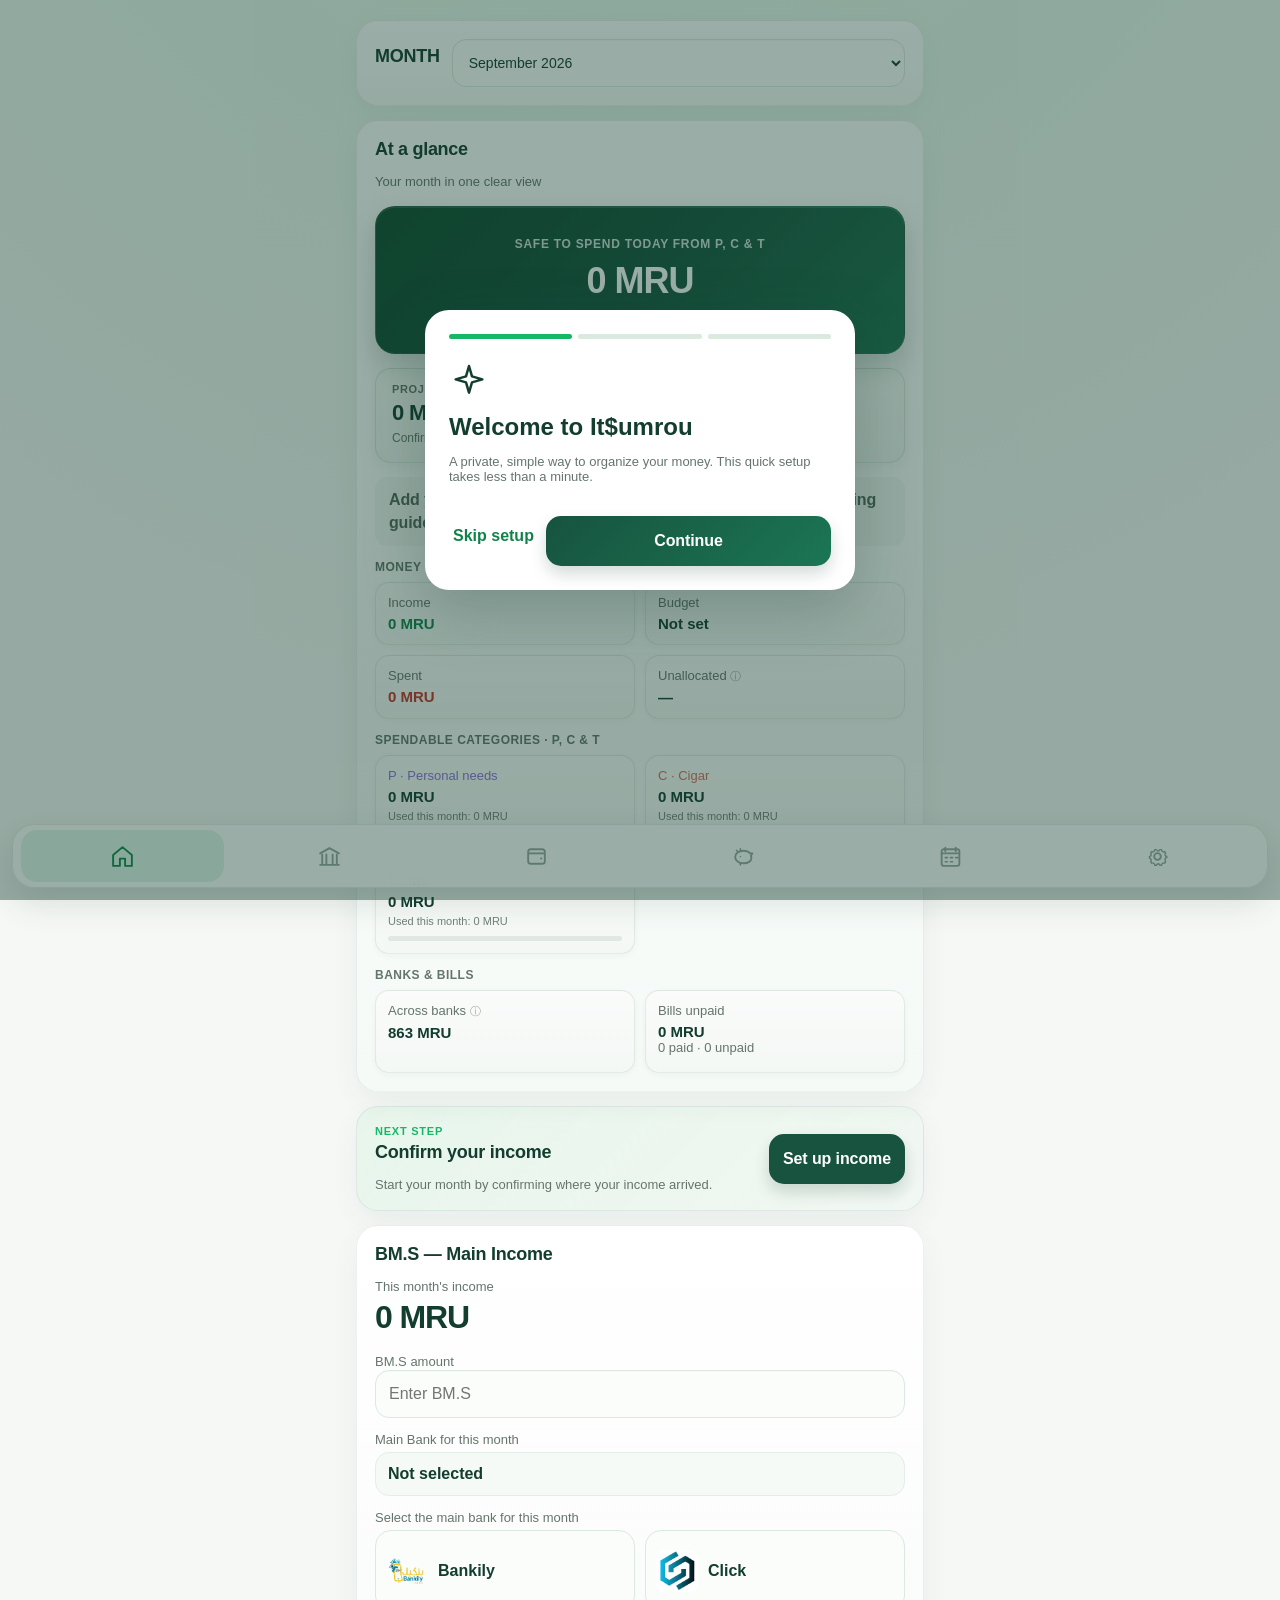
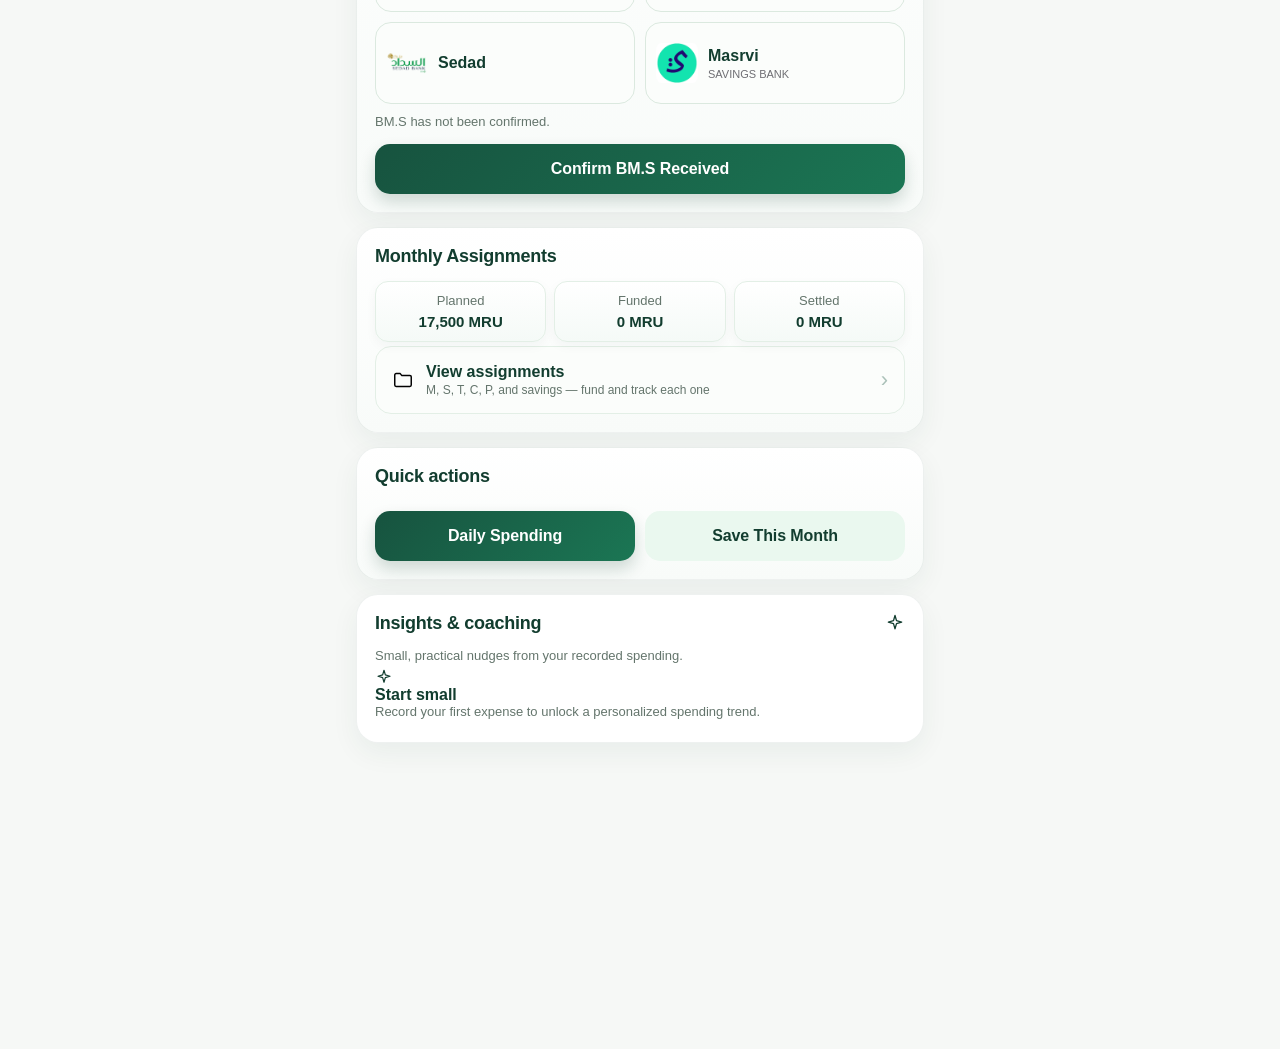
<file: index.html>
<!DOCTYPE html>
<html lang="en">
<head>
<link rel="stylesheet" href="css/style.css">
<link rel="manifest" href="manifest.json">
<meta name="mobile-web-app-capable" content="yes">
<meta name="apple-mobile-web-app-capable" content="yes">
<meta name="apple-mobile-web-app-status-bar-style" content="default">
<meta name="apple-mobile-web-app-title" content="It$umrou">
<link rel="apple-touch-icon" href="png/pwa-icon-180.png">

<script src="https://cdn.onesignal.com/sdks/web/v16/OneSignalSDK.page.js" defer></script>
<script>
    window.OneSignalDeferred = window.OneSignalDeferred || [];
    OneSignalDeferred.push(async function(OneSignal) {
        try {
            await OneSignal.init({
                appId: "49a5e870-7b97-4fcc-b748-af246e962524",
                serviceWorkerPath: "It-cash/service-worker.js",
                serviceWorkerParam: {
                    scope: "/It-cash/"
                },
                safari_web_id: "web.onesignal.auto.4979c8f7-1397-4bb3-8d4b-5aebacc6595c",
                notifyButton: {
                    enable: true,
                    position: "bottom-right",
                    offset: {
                        bottom: "88px"
                    }
                }
            });
            if (OneSignal.User?.PushSubscription) {
                OneSignal.User.PushSubscription.addEventListener("change", () => {
                    window.syncNotificationState?.();
                });
            }
            window.syncNotificationState?.();
        } catch (error) {
            console.warn("It$umrou notifications unavailable:", error);
        }
    });
</script>

<meta charset="UTF-8">
<meta name="viewport" content="width=device-width, initial-scale=1.0">
<meta name="theme-color" content="#111111">
<title>It$umrou</title>


</head>

<body>

<div id="appSplash" class="app-splash" role="status" aria-label="Opening It$umrou">
    <img src="png/ItOumrou-Icon.png" alt="">
    <strong>It$umrou</strong>
</div>

<div class="app">

<div id="fxLayer" class="fx-layer" aria-hidden="true"></div>

<!-- ================= HOME ================= -->

<div id="homePage" class="page active">

<section class="card home-month-selector">

    <h2>Month</h2>

    <select id="monthSelect" class="month-select">
        <option value="2026-01">January 2026</option>
        <option value="2026-02">February 2026</option>
        <option value="2026-03">March 2026</option>
        <option value="2026-04">April 2026</option>
        <option value="2026-05">May 2026</option>
        <option value="2026-06">June 2026</option>
        <option value="2026-07">July 2026</option>
        <option value="2026-08">August 2026</option>
        <option value="2026-09" selected>September 2026</option>
        <option value="2026-10">October 2026</option>
        <option value="2026-11">November 2026</option>
        <option value="2026-12">December 2026</option>
    </select>

</section>

<section class="card dashboard-status-card home-overview">

    <div class="dashboard-status-heading">
        <div>
            <h2>At a glance</h2>
            <div class="label" id="dashboardDaysLeft">Your month in one clear view</div>
        </div>
    </div>

    <div class="dashboard-hero">
        <div class="dashboard-hero-label">Safe to spend today from P, C &amp; T</div>
        <div id="dashboardSafeToSpend" class="dashboard-hero-amount">0 MRU</div>
        <div id="dashboardSafeToSpendHint" class="dashboard-hero-hint">Confirm your income to activate your spending guide.</div>
    </div>

    <div class="dashboard-outlook">
        <div class="dashboard-outlook-label">Projected month-end</div>
        <div id="dashboardProjectedEndBalance" class="dashboard-outlook-amount">0 MRU</div>
        <div id="dashboardProjectedEndHint" class="dashboard-outlook-hint">Confirm income to estimate what remains at month-end.</div>
    </div>

    <div id="dashboardStatus" class="dashboard-status neutral" role="status">
        Add your income to see your monthly status.
    </div>

    <div class="dashboard-group">
        <div class="dashboard-group-title">Money</div>
        <div class="dashboard-quick-stats">
            <div>
                <div class="label">Income</div>
                <strong id="dashboardIncome">0 MRU</strong>
            </div>
            <div>
                <div class="label">Budget</div>
                <strong id="dashboardBudget">0 MRU</strong>
            </div>
            <div>
                <div class="label">Spent</div>
                <strong id="dashboardSpent">0 MRU</strong>
            </div>
            <div>
                <div class="label" title="Income minus what you've assigned to M/S/T/C/P/$ this month">Unallocated <span class="hint-icon">ⓘ</span></div>
                <strong id="dashboardBalance">0 MRU</strong>
            </div>
        </div>
    </div>

    <div class="dashboard-group">
        <div class="dashboard-group-title">Spendable categories · P, C &amp; T</div>
        <div class="dashboard-quick-stats dashboard-spendable-stats">
            <div>
                <div class="label"><span id="dashboardSpendablePName">Personal needs</span></div>
                <strong id="dashboardSpendableP">0 MRU</strong>
                <small id="dashboardSpendablePUsed">Used this month: 0 MRU</small>
                <div class="dashboard-spendable-progress"><span id="dashboardSpendablePProgress"></span></div>
            </div>
            <div>
                <div class="label"><span id="dashboardSpendableCName">Cigar</span></div>
                <strong id="dashboardSpendableC">0 MRU</strong>
                <small id="dashboardSpendableCUsed">Used this month: 0 MRU</small>
                <div class="dashboard-spendable-progress"><span id="dashboardSpendableCProgress"></span></div>
            </div>
            <div>
                <div class="label"><span id="dashboardSpendableTName">Taxi</span></div>
                <strong id="dashboardSpendableT">0 MRU</strong>
                <small id="dashboardSpendableTUsed">Used this month: 0 MRU</small>
                <div class="dashboard-spendable-progress"><span id="dashboardSpendableTProgress"></span></div>
            </div>
        </div>
    </div>

    <div class="dashboard-group">
        <div class="dashboard-group-title">Banks &amp; bills</div>
        <div class="dashboard-quick-stats">
            <div>
                <div class="label" title="Real total across all your bank accounts right now">Across banks <span class="hint-icon">ⓘ</span></div>
                <strong id="dashboardTotalBalance">0 MRU</strong>
            </div>
            <div>
                <div class="label">Bills unpaid</div>
                <strong id="dashboardBills">0 MRU</strong>
                <div id="dashboardBillsStatus" class="label">0 paid · 0 unpaid</div>
            </div>
        </div>
    </div>

    <div id="nextBillNotice" class="next-bill-notice" hidden></div>
    <div id="dashboardBillsGuide" class="dashboard-bills-guide" hidden></div>

    <div id="budgetWarning" class="budget-warning" role="alert" hidden></div>

</section>

<section id="homeNextAction" class="card home-next-action" aria-labelledby="homeNextActionTitle">
    <div class="next-action-copy">
        <div class="eyebrow">Next step</div>
        <h2 id="homeNextActionTitle">Confirm your income</h2>
        <div id="homeNextActionText" class="label">Start your month by confirming where your income arrived.</div>
    </div>
    <button id="homeNextActionButton" class="primary-button" type="button">Set up income</button>
</section>

<section class="card insights-card home-insights" aria-labelledby="insightsTitle">
    <div class="section-heading">
        <div>
            <h2 id="insightsTitle">Insights &amp; coaching</h2>
            <div class="label">Small, practical nudges from your recorded spending.</div>
        </div>
        <span aria-hidden="true" class="insight-icon">
            <svg viewBox="0 0 24 24" fill="none" width="20" height="20"><path d="M12 3L13.8 9.2L20 11L13.8 12.8L12 19L10.2 12.8L4 11L10.2 9.2L12 3Z" stroke="currentColor" stroke-width="1.6" stroke-linejoin="round"/></svg>
        </span>
    </div>
    <div id="insightsContent" class="insights-content" role="status" aria-live="polite"></div>
</section>

<section id="backupReminder" class="card reminder-card home-backup" hidden role="status">
    <div class="reminder-heading"><span aria-hidden="true"><svg viewBox="0 0 24 24" fill="none" width="20" height="20"><path d="M12 4V14M12 14L8.5 10.5M12 14L15.5 10.5" stroke="currentColor" stroke-width="1.6" stroke-linecap="round" stroke-linejoin="round"/><path d="M5 16V18.5A1.5 1.5 0 0 0 6.5 20H17.5A1.5 1.5 0 0 0 19 18.5V16" stroke="currentColor" stroke-width="1.6" stroke-linecap="round"/></svg></span><strong>Time to back up your data</strong></div>
    <div class="label">Keep a copy somewhere safe in case this phone is lost or browser data is cleared.</div>
    <div class="reminder-actions">
        <button id="homeBackupButton" class="primary-button" type="button" onclick="exportAppData()">Download backup</button>
        <button id="snoozeBackupButton" class="secondary-button" type="button">Remind me next week</button>
    </div>
</section>

<section id="balanceCheckReminder" class="card reminder-card home-balance-check" hidden role="status">
    <div class="reminder-heading"><span aria-hidden="true"><svg viewBox="0 0 24 24" fill="none" width="20" height="20"><path d="M12 4V20M6 7H18M6 7L3.5 12.5A2.5 2.5 0 0 0 8.5 12.5L6 7ZM18 7L15.5 12.5A2.5 2.5 0 0 0 20.5 12.5L18 7Z" stroke="currentColor" stroke-width="1.6" stroke-linejoin="round" stroke-linecap="round"/></svg></span><strong>Confirm this month's bank balances</strong></div>
    <div class="label">Check that each bank's real balance matches the app, so any missed spending gets recorded.</div>
    <div class="reminder-actions">
        <button class="primary-button" type="button" onclick="showPage('banksPage')">Check balances</button>
    </div>
</section>

<section class="card home-income">

    <h2 id="incomeSetupTitle">BM.S — Main Income</h2>

    <div class="label">This month's income</div>

    <div id="incomeDisplay" class="income-amount">
        0 MRU
    </div>

    <div id="incomeSetupFields">
    <label class="label" for="incomeInput">
        BM.S amount
    </label>

    <input
        id="incomeInput"
        type="number"
        min="0"
        step="1"
        placeholder="Enter BM.S"
    >
    </div>

    <div class="label" style="margin-top:14px;">
        Main Bank for this month
    </div>

    <div id="mainBankDisplay" class="main-bank">
        Not selected
    </div>

    <div id="bankSelectionSection">
        <div class="label" style="margin-top:14px;">
            Select the main bank for this month
        </div>

        <div class="bank-grid">
            <button class="bank-button" data-bank="Bankily" type="button">
                <img class="bank-logo" src="png/Bankily.png" alt="">
                <div class="bank-text">Bankily</div>
            </button>

            <button class="bank-button" data-bank="Click" type="button">
                <img class="bank-logo" src="png/Click.png" alt="">
                <div class="bank-text">Click</div>
            </button>

            <button class="bank-button" data-bank="Sedad" type="button">
                <img class="bank-logo" src="png/Sedad.png" alt="">
                <div class="bank-text">Sedad</div>
            </button>

            <button class="bank-button" data-bank="Masrvi" type="button">
                <img class="bank-logo" src="png/Masrvi.png" alt="">
                <div>
                    <div class="bank-text">Masrvi</div>
                    <div class="saving-label">SAVINGS BANK</div>
                </div>
            </button>
        </div>
    </div>

    <div id="incomeStatus" class="label" style="margin-top:10px;">
        BM.S has not been confirmed.
    </div>
    <div id="assignmentReminder" class="transfer-needed" role="status" hidden>
        BM.S received. Review and send your monthly assignments below:
        M, S, T, C, P, and savings.
    </div>

    <div id="incomeSetupContent">
    <button
        id="confirmIncomeButton"
        class="primary-button"
    >
        Confirm BM.S Received
    </button>
    </div>

</section>


<section class="card home-assignments">
    <h2>Monthly Assignments</h2>
    <div id="assignmentsSummary" class="assignments-summary"></div>
    <button type="button" class="assignments-entry-card" onclick="showPage('assignmentsPage')">
        <span class="savings-entry-icon" aria-hidden="true"><svg viewBox="0 0 24 24" fill="none" width="22" height="22"><path d="M3 6.5A1.5 1.5 0 0 1 4.5 5H9L10.5 7H19.5A1.5 1.5 0 0 1 21 8.5V17.5A1.5 1.5 0 0 1 19.5 19H4.5A1.5 1.5 0 0 1 3 17.5V6.5Z" stroke="currentColor" stroke-width="1.6" stroke-linejoin="round"/></svg></span>
        <span class="savings-entry-text">
            <span class="savings-entry-title">View assignments</span>
            <span class="savings-entry-sub">M, S, T, C, P, and savings — fund and track each one</span>
        </span>
        <span class="settings-menu-chevron" aria-hidden="true">›</span>
    </button>
</section>



<section class="card home-actions">
    <h2>Quick actions</h2>
    <button id="dailySpendingButton" class="primary-button">
        Daily Spending
    </button>
    <button id="saveButton" class="secondary-button">
        Save This Month
    </button>
</section>

</div>


<!-- ================= MANAGE BANKS ================= -->

<div id="banksPage" class="page">

    <button class="back-button" onclick="showPage('homePage')">
        ← Home
    </button>

    <div class="page-header">
        <h1>Banks</h1>
        <p>Manage accounts, check balances, and track transfers</p>
    </div>

    <section class="card banks-total-card">
        <div class="banks-total-label">Total across all banks</div>
        <div id="banksTotalBalance" class="banks-total-value">0 MRU</div>
    </section>

    <section class="card bank-management-card">

        <h2>Manage Banks</h2>

        <div id="manageBanksList"></div>

    </section>

    <section class="card balance-check-card">
        <h2>Monthly balance check</h2>
        <div class="label">
            Enter each bank's real-life balance and compare it with what the app shows. Any difference is
            automatically recorded as an income or expense so the app always matches reality.
        </div>
        <div id="balanceCheckStatus" class="balance-check-status"></div>
        <div id="balanceCheckList" class="balance-check-list"></div>
        <button id="saveBalanceCheckButton" class="primary-button" type="button">
            Save actual balances
        </button>
    </section>

    <section class="card bank-transfer-card">
        <h2>Bank-to-bank transfer</h2>
        <div class="label">
            Move money between your accounts. Assignments remain tracked separately.
        </div>

        <form id="bankTransferForm" class="bank-transfer-form">
            <div class="bank-transfer-row">
                <div class="bank-transfer-field">
                    <label class="label" for="transferFrom">From bank</label>
                    <select id="transferFrom" required>
                        <option value="">Choose a source bank</option>
                        <option value="Bankily">Bankily</option>
                        <option value="Click">Click</option>
                        <option value="Sedad">Sedad</option>
                        <option value="Masrvi">Masrvi</option>
                    </select>
                </div>

                <button type="button" id="swapTransferBanksButton" class="transfer-swap-button"
                    aria-label="Swap from and to banks" title="Swap">⇄</button>

                <div class="bank-transfer-field">
                    <label class="label" for="transferTo">To bank</label>
                    <select id="transferTo" required>
                        <option value="">Choose a destination bank</option>
                        <option value="Bankily">Bankily</option>
                        <option value="Click">Click</option>
                        <option value="Sedad">Sedad</option>
                        <option value="Masrvi">Masrvi</option>
                    </select>
                </div>
            </div>

            <label class="label" for="transferAmount">Amount</label>
            <input id="transferAmount" type="number" min="1" max="1000000000"
                step="1" inputmode="numeric" placeholder="Whole amount" required>

            <label class="label" for="transferDescription">Description</label>
            <input id="transferDescription" type="text" maxlength="120"
                placeholder="Optional note (for example: move to savings)">

            <button id="bankTransferButton" class="primary-button" type="submit">
                Record transfer
            </button>
        </form>
    </section>

    <section class="card bank-history-card">
        <h2>Bank transfer history</h2>
        <div id="bankTransferHistory" class="calendar-activity-list"></div>
    </section>

</div>


<!-- ================= BANK DETAILS ================= -->

<div id="bankDetailsPage" class="page">

    <button class="back-button" onclick="showPage('banksPage')">
        ← Banks
    </button>

    <div class="page-header">
        <h1 id="bankDetailsTitle">Bank Details</h1>
        <p id="bankDetailsSubtitle">Manage this account</p>
    </div>

    <section class="card" style="margin-top:0;">

        <div id="bankDetails"></div>

    </section>

</div>


<!-- ================= SAVINGS ================= -->

<div id="savingsPage" class="page">

    <button class="back-button" onclick="showPage('homePage')">
        ← Home
    </button>

    <div class="page-header">
        <h1>Savings</h1>
        <p>Build your financial future with smart planning</p>
    </div>

    <section class="card savings-hero-card">
        <div class="label">Saved so far ($ · Masrvi)</div>
        <div id="savingsBalance" class="income-amount">0 MRU</div>
        <div id="savingsMonthlyPlan" class="label"></div>
        <div class="savings-funding-summary" aria-label="Savings funding summary">
            <div><span>Planned</span><strong id="savingsPlannedAmount">0 MRU</strong></div>
            <div><span>Funded</span><strong id="savingsFundedAmount">0 MRU</strong></div>
            <div><span>Waiting</span><strong id="savingsWaitingAmount">0 MRU</strong></div>
        </div>
    </section>

    <section class="card zakat-card">
        <details class="zakat-details">
            <summary>
                <div class="section-heading">
                    <div>
                        <h2>Zakat on savings</h2>
                        <div class="label">Estimate Zakat al-mal for money you have held.</div>
                    </div>
                    <span class="zakat-rate">2.5%</span>
                </div>
            </summary>
            <div class="zakat-content">
                <div class="zakat-note">This is a planning estimate. Ask a trusted local scholar about your school of thought, eligible debts, and the nisab basis you should use.</div>
                <div class="bill-form zakat-form">
                    <label class="label" for="zakatSavingsAmount">Current savings and cash</label>
                    <input id="zakatSavingsAmount" type="number" min="0" max="1000000000" step="1" inputmode="numeric" placeholder="Amount in MRU">
                    <label class="label" for="zakatImmediateDebts">Immediate eligible debts</label>
                    <input id="zakatImmediateDebts" type="number" min="0" max="1000000000" step="1" inputmode="numeric" placeholder="0 MRU">
                    <label class="label" for="zakatNisabBasis">Nisab basis</label>
                    <select id="zakatNisabBasis">
                        <option value="gold">Gold: 85 grams</option>
                        <option value="silver">Silver: 595 grams</option>
                        <option value="custom">Enter a local nisab amount</option>
                    </select>
                    <div id="zakatMetalPriceField">
                        <label class="label" for="zakatMetalPrice">Current price per gram</label>
                        <input id="zakatMetalPrice" type="number" min="0" max="1000000000" step="1" inputmode="numeric" placeholder="Local price per gram">
                    </div>
                    <div id="zakatCustomNisabField" hidden>
                        <label class="label" for="zakatCustomNisab">Local nisab amount</label>
                        <input id="zakatCustomNisab" type="number" min="0" max="1000000000" step="1" inputmode="numeric" placeholder="Nisab in MRU">
                    </div>
                    <label class="zakat-hawl-check">
                        <input id="zakatHawlComplete" type="checkbox">
                        I have held at least the nisab for one lunar year (hawl)
                    </label>
                    <button id="calculateZakatButton" class="primary-button" type="button">Calculate Zakat</button>
                </div>
                <div id="zakatResult" class="zakat-result" role="status" aria-live="polite">Enter your nisab basis and confirm the hawl to calculate.</div>
                <details class="zakat-rules">
                    <summary>Key Zakat rules</summary>
                    <ul>
                        <li>Zakat on qualifying monetary savings is commonly calculated at 2.5%, or one fortieth.</li>
                        <li>Nisab is commonly valued at 85 grams of gold or 595 grams of silver. Use the basis advised for you.</li>
                        <li>The hawl is one lunar year above nisab. If you have not completed it, Zakat is generally not due yet.</li>
                        <li>Debt treatment differs by scholarly opinion. Enter only immediate eligible debts after seeking guidance.</li>
                        <li>Use the price and currency for your local market on the date you calculate.</li>
                    </ul>
                </details>
            </div>
        </details>

    <section class="card savings-funding-card">
        <h2>Fund this month's savings</h2>
        <div class="label" id="savingsFundHint">
            Send this month's $ assignment from your main bank to Masrvi.
        </div>
        <button id="savingsFundButton" type="button" class="primary-button">
            Fund savings
        </button>
    </section>

    <section class="card savings-goal-card">
        <h2>Savings goal</h2>
        <div class="label" id="savingsGoalHint">Set a target amount to track your progress and see when you'll reach it.</div>
        <div id="savingsGoalProgressWrap" hidden>
            <div class="assignment-progress"><span id="savingsGoalProgressBar"></span></div>
            <div id="savingsGoalProgressLabel" class="label" style="margin-top:6px;"></div>
        </div>
        <div class="bill-form" style="margin-top:12px;">
            <label class="label" for="savingsGoalInput">Target amount (MRU)</label>
            <input id="savingsGoalInput" type="number" min="0" max="1000000000" step="1" inputmode="numeric" placeholder="e.g. 100000">
            <div class="settings-actions">
                <button id="saveSavingsGoalButton" class="primary-button" type="button">Save goal</button>
                <button id="clearSavingsGoalButton" class="secondary-button" type="button">Clear goal</button>
            </div>
        </div>
    </section>

    <section class="card savings-projection-card">
        <h2>Projections</h2>
        <div id="savingsProjectionBasis" class="label">Based on your current savings balance and monthly pace.</div>
        <div class="summary-grid" style="margin-top:12px;">
            <div class="summary-box">
                <div class="label">In 6 months</div>
                <div id="savingsProjection6" class="summary-value">0 MRU</div>
            </div>
            <div class="summary-box">
                <div class="label">In 1 year</div>
                <div id="savingsProjection12" class="summary-value">0 MRU</div>
            </div>
            <div class="summary-box">
                <div class="label">In 5 years</div>
                <div id="savingsProjection60" class="summary-value">0 MRU</div>
            </div>
        </div>
        <div id="savingsProjectionTarget" class="projection-target" role="status"></div>
    </section>

    <section class="card savings-goals-overview">
        <div class="section-heading">
            <div>
                <h2>All savings goals</h2>
                <div class="label">Keep every goal visible in one place.</div>
            </div>
            <button class="text-button" type="button" onclick="showPage('settingsGoalsPage')">Manage</button>
        </div>
        <div id="savingsGoalsOverview"></div>
    </section>

    <section class="card savings-history-card">
        <h2>Savings history</h2>
        <div id="savingsHistoryList" class="calendar-activity-list"></div>
    </section>

</div>


<!-- ================= MONTHLY ASSIGNMENTS ================= -->

<div id="assignmentsPage" class="page">

    <button class="back-button" onclick="showPage('homePage')">
        ← Home
    </button>

    <div class="page-header">
        <h1>Monthly Assignments</h1>
        <p>Fund and track M, S, T, C, P, and savings</p>
    </div>

    <section class="card assignments-overview-card" style="margin-top:0;">
        <h2>Summary</h2>
        <div id="assignmentsPageSummary" class="assignments-summary"></div>
        <div id="assignmentsPageReminder" class="transfer-needed" role="status" hidden>
            BM.S received. Review and send your monthly assignments below:
            M, S, T, C, P, and savings.
        </div>
        <div id="assignments"></div>
    </section>

</div>


<!-- ================= DAILY SPENDING ================= -->

<div id="spendingPage" class="page">

    <button class="back-button" onclick="showPage('homePage')">
        ← Home
    </button>

    <div class="page-header">
        <h1>Daily Spending</h1>
        <p>Record today's expenses and track your spending</p>
    </div>

    <section class="card spending-summary-card" style="margin-top:0;">

        <h2>Summary</h2>

        <div class="spending-summary-row">
            <div class="spending-summary-block">
                <div class="label">Saved today</div>
                <div id="todayConfirmedTotal" class="income-amount">0 MRU</div>
            </div>

            <div
                id="todayPendingBox"
                class="spending-summary-block spending-pending-block"
                style="display:none;"
            >
                <div class="label">Not saved yet</div>
                <div id="todayPendingTotal" class="spending-total-number">0 MRU</div>
            </div>
        </div>

        <div id="todayCategorySummary" class="today-category-summary"></div>

    </section>

    <section class="card bills-home-card bills-spending-card">
        <div class="section-heading">
            <div>
                <h2>Upcoming bills</h2>
                <div class="label">Stay ahead of due dates and payment reminders.</div>
            </div>
        </div>
        <button type="button" class="assignments-entry-card" onclick="showPage('settingsBillsPage')">
            <span class="savings-entry-icon" aria-hidden="true"><svg viewBox="0 0 24 24" fill="none" width="22" height="22"><path d="M6 3H18V21L15.5 19L13 21L10.5 19L8 21L5.5 19L6 21V3Z" stroke="currentColor" stroke-width="1.6" stroke-linejoin="round"/><path d="M8.5 8H15.5M8.5 11.5H15.5M8.5 15H13" stroke="currentColor" stroke-width="1.4" stroke-linecap="round"/></svg></span>
            <span class="savings-entry-text">
                <span class="savings-entry-title">View upcoming bills</span>
                <span id="homeBillsSummary" class="savings-entry-sub">No bills yet</span>
            </span>
            <span class="settings-menu-chevron" aria-hidden="true">›</span>
        </button>
    </section>

    <section class="card spending-entry-card" style="margin-top:16px;">

        <h2>Add Expense</h2>

        <div class="label">
            Add everything you spent today, then tap Save.
            You can add several expenses before saving.
        </div>

        <div id="quickAddExpenses" class="quick-add-row"></div>

        <div id="expenseList"></div>

        <button
            id="addExpenseButton"
            class="secondary-button"
        >
            + Add Expense
        </button>

        <button
            id="finishSpendingButton"
            class="primary-button"
        >
            Save
        </button>

    </section>

</div>

<!-- ================= CALENDAR ================= -->



<div id="calendarPage" class="page">

    <button class="back-button" onclick="showPage('homePage')">
        ← Home
    </button>

    <div class="page-header">
        <h1>Monthly Activity</h1>
        <p>View all transactions and daily spending patterns</p>
    </div>

    <section class="card calendar-summary-card" style="margin-top:0;">

        <div class="calendar-heading">
            <div>
                <h2>Monthly activity</h2>
                <div id="calendarMonthLabel" class="label">
                    Selected month
                </div>
            </div>

            <div class="calendar-heading-icon" aria-hidden="true"><svg viewBox="0 0 24 24" fill="none" width="26" height="26"><rect x="3.5" y="5" width="17" height="16" rx="2" stroke="currentColor" stroke-width="1.8"/><path d="M7 3.5V7M17 3.5V7M3.5 9H20.5" stroke="currentColor" stroke-width="1.8" stroke-linecap="round"/><path d="M7 13H9M12 13H14M17 13H19M7 17H9M12 17H14" stroke="currentColor" stroke-width="1.6" stroke-linecap="round"/></svg></div>
        </div>

        <div class="calendar-totals">
            <button class="calendar-total calendar-total-button" type="button" onclick="showCalendarDetailsPage('income')">
                <div class="label">Income</div>
                <div id="calendarIncomeTotal" class="calendar-total-value">0 MRU</div>
            </button>

            <button class="calendar-total calendar-total-button" type="button" onclick="showCalendarDetailsPage('spent')">
                <div class="label">Spent</div>
                <div id="calendarSpentTotal" class="calendar-total-value">0 MRU</div>
            </button>
        </div>

        <div class="calendar-transfer-summary">
            <span>Internal transfers</span>
            <strong id="calendarTransferTotal">0 MRU</strong>
        </div>

    </section>

    <section class="card calendar-grid-card">
        <div class="calendar-grid-header">
            <h2>Calendar</h2>
            <div class="label">Tap a day to see what happened.</div>
        </div>
        <div class="calendar-grid-weekdays">
            <span>S</span><span>M</span><span>T</span><span>W</span><span>T</span><span>F</span><span>S</span>
        </div>
        <div id="calendarGrid" class="calendar-grid"></div>
        <div class="calendar-grid-legend">
            <span><i class="calendar-dot calendar-dot-income"></i> Income</span>
            <span><i class="calendar-dot calendar-dot-expense"></i> Spending</span>
            <span><i class="calendar-dot calendar-dot-transfer"></i> Transfer</span>
        </div>
        <div id="calendarDayDetail" class="calendar-day-detail" hidden></div>
    </section>

    <section class="card calendar-activity-card">
        <div class="calendar-view-switch" role="tablist" aria-label="Monthly activity views">
            <button
                id="calendarActivityTab"
                class="calendar-view-tab active"
                type="button"
                onclick="showCalendarView('activity')"
                role="tab"
                aria-selected="true"
            >
                Activity
            </button>

            <button
                id="calendarAssignmentsTab"
                class="calendar-view-tab"
                type="button"
                onclick="showCalendarView('assignments')"
                role="tab"
                aria-selected="false"
            >
                Assignments
            </button>
        </div>

        <div id="calendarActivity" class="calendar-activity-list"></div>
        <div id="calendarAssignments" class="calendar-assignments-list" hidden></div>
        <div id="calendarDetails" class="calendar-details" hidden></div>
    </section>

    <section class="card calendar-history-card">
        <h2>Transaction history</h2>
        <div class="history-filters">
            <input id="historySearch" type="search" placeholder="Search transactions">
            <select id="historyType">
                <option value="all">All types</option>
                <option value="income">Income</option>
                <option value="expense">Expenses</option>
                <option value="internal_transfer">Transfers</option>
            </select>
            <select id="historyCategory">
                <option value="all">All categories</option>
                <option value="M">M — Mom</option>
                <option value="S">S — Charity</option>
                <option value="$">$ — Savings</option>
                <option value="T">T — Taxi</option>
                <option value="C">C — Cigar</option>
                <option value="P">P — Personal needs</option>
                <option value="OTHER">Other</option>
            </select>
            <label class="history-scope-toggle">
                <input id="historyAllMonths" type="checkbox">
                All months
            </label>
        </div>
        <div id="transactionHistory" class="calendar-activity-list"></div>
    </section>

    <section class="card monthly-workflow-card" aria-labelledby="monthlyWorkflowTitle">
        <div class="section-heading">
            <div>
                <h2 id="monthlyWorkflowTitle">Monthly close</h2>
                <div id="monthlyWorkflowStatus" class="label" role="status">This month is open.</div>
            </div>
            <span id="monthlyWorkflowBadge" class="workflow-badge open">Open</span>
        </div>
        <p class="label">Past months close automatically once the real month ends. Use "Close month" only if you want to lock the current month early before it ends.</p>
        <div class="workflow-actions">
            <button id="closeMonthButton" class="primary-button" type="button">Close month</button>
            <button id="reopenMonthButton" class="secondary-button" type="button" hidden>Reopen month</button>
            <button id="monthHistoryButton" class="text-button" type="button">View close history</button>
        </div>
        <div id="monthCloseHistory" class="month-close-history" hidden></div>
    </section>

    <details class="card dashboard-details">
        <summary>Charts and detailed views</summary>
        <div class="chart-wrap">
            <canvas id="cashFlowChart" class="chart-canvas" height="190"
                aria-label="Income and spending chart"></canvas>
            <canvas id="assignmentChart" class="chart-canvas" height="190"
                aria-label="Assignment planned versus spent chart"></canvas>
            <div class="trend-controls">
                <label class="label" for="trendRange">Spending comparison</label>
                <select id="trendRange">
                    <option value="1">Previous month</option>
                    <option value="3">Previous 3 months</option>
                    <option value="6">Previous 6 months</option>
                    <option value="12">Previous 12 months</option>
                </select>
                <div id="trendSummary" class="trend-summary" role="status"></div>
            </div>
            <canvas id="trendChart" class="chart-canvas" height="190"
                aria-label="Spending trend versus last month by category"></canvas>
        </div>
    </details>

    <section class="card report-card">
        <h2 data-i18n="Monthly reports">Monthly reports</h2>
        <div class="label" data-i18n="Download a snapshot of the selected month or print it to PDF.">
            Download a snapshot of the selected month or print it to PDF.
        </div>
        <div class="report-actions">
            <button id="exportCsvButton" class="secondary-button" type="button" data-i18n="Export CSV">Export CSV</button>
            <button id="printReportButton" class="primary-button" type="button" data-i18n="Print report">Print report</button>
        </div>
    </section>

    <details class="card yearly-overview-details">
        <summary>Yearly overview</summary>
        <div id="yearlyOverviewYear" class="label"></div>
        <div id="yearlyOverviewList" class="yearly-overview-list"></div>
        <canvas id="yearlyChart" class="chart-canvas" height="190"
            aria-label="Income and spending per month across the year"></canvas>
    </details>

</div>

<div id="calendarDetailsPage" class="page">

    <button class="back-button" onclick="showPage('calendarPage')">
        ← Monthly activity
    </button>

    <section class="card" style="margin-top:16px;">
        <h2 id="calendarDetailsTitle">History</h2>
        <div id="calendarDetailsMonth" class="label"></div>
        <div id="calendarDetailsList" class="calendar-activity-list"></div>
    </section>

</div>




<!-- ================= SETTINGS (menu) ================= -->

<div id="settingsPage" class="page">

    <button class="back-button" onclick="showPage('homePage')">
        ← Home
    </button>

    <section class="card settings-intro" style="margin-top:16px;">
        <div class="page-header">
            <div class="settings-placeholder-icon" aria-hidden="true"><svg viewBox="0 0 24 24" fill="none" width="36" height="36"><path d="M12 15.2A3.2 3.2 0 1 0 12 8.8A3.2 3.2 0 0 0 12 15.2Z" stroke="currentColor" stroke-width="1.6"/><path d="M19.4 15A1.7 1.7 0 0 0 19.74 16.87L19.8 16.94L18.94 18.43L18.85 18.39A1.7 1.7 0 0 0 16.9 18.55L16.82 18.61A1.7 1.7 0 0 0 15.93 20.2V20.3H14.2L14.17 20.2A1.7 1.7 0 0 0 12.7 19.03H12.6A1.7 1.7 0 0 0 11.1 20.2L11.07 20.3H9.34V20.2A1.7 1.7 0 0 0 8.45 18.61L8.37 18.55A1.7 1.7 0 0 0 6.42 18.39L6.33 18.43L5.47 16.94L5.53 16.87A1.7 1.7 0 0 0 5.87 15V14.9A1.7 1.7 0 0 0 4.4 13.72H4.3V12H4.4A1.7 1.7 0 0 0 5.87 10.82V10.72A1.7 1.7 0 0 0 5.53 8.85L5.47 8.78L6.33 7.29L6.42 7.33A1.7 1.7 0 0 0 8.37 7.17L8.45 7.11A1.7 1.7 0 0 0 9.34 5.52V5.42H11.07L11.1 5.52A1.7 1.7 0 0 0 12.6 6.69H12.7A1.7 1.7 0 0 0 14.17 5.52L14.2 5.42H15.93V5.52A1.7 1.7 0 0 0 16.82 7.11L16.9 7.17A1.7 1.7 0 0 0 18.85 7.33L18.94 7.29L19.8 8.78L19.74 8.85A1.7 1.7 0 0 0 19.4 10.72V10.82A1.7 1.7 0 0 0 20.87 12H20.97V13H20.87A1.7 1.7 0 0 0 19.4 14.9V15Z" stroke="currentColor" stroke-width="1.3" stroke-linejoin="round"/></svg></div>
            <h2>Settings</h2>
            <p>Customize your It$umrou organizer. Changes are saved on this device.</p>
        </div>
    </section>

    <section class="card settings-menu">
        <div class="settings-menu-section-label">Preferences</div>
        <button class="settings-menu-row" type="button" onclick="showPage('settingsAppearancePage')">
            <span class="settings-menu-icon" aria-hidden="true"><svg viewBox="0 0 24 24" fill="none" width="18" height="18"><circle cx="12" cy="12" r="8.5" stroke="currentColor" stroke-width="1.6"/><path d="M12 3.5A8.5 8.5 0 0 0 12 20.5C10.5 18 10.5 6 12 3.5Z" stroke="currentColor" stroke-width="1.4"/></svg></span>
            <span class="settings-menu-text">
                <span class="settings-menu-title">Appearance</span>
                <span class="settings-menu-sub" id="settingsAppearanceSummary">System</span>
            </span>
            <span class="settings-menu-chevron" aria-hidden="true">›</span>
        </button>
        <button class="settings-menu-row" type="button" onclick="showPage('settingsCategoriesPage')">
            <span class="settings-menu-icon" aria-hidden="true"><svg viewBox="0 0 24 24" fill="none" width="18" height="18"><path d="M11 4L20 4V13L12 21L3 12L11 4Z" stroke="currentColor" stroke-width="1.6" stroke-linejoin="round"/><circle cx="15.5" cy="8.5" r="1.2" fill="currentColor"/></svg></span>
            <span class="settings-menu-text">
                <span class="settings-menu-title">Categories</span>
                <span class="settings-menu-sub">Rename M / S / $ / T / C / P</span>
            </span>
            <span class="settings-menu-chevron" aria-hidden="true">›</span>
        </button>
        <button class="settings-menu-row" type="button" onclick="showPage('settingsNotificationsPage')">
            <span class="settings-menu-icon" aria-hidden="true"><svg viewBox="0 0 24 24" fill="none" width="18" height="18"><path d="M6 10C6 6.5 8.5 4 12 4C15.5 4 18 6.5 18 10C18 13.5 19.5 15 19.5 16H4.5C4.5 15 6 13.5 6 10Z" stroke="currentColor" stroke-width="1.6" stroke-linejoin="round"/><path d="M10 19A2 2 0 0 0 14 19" stroke="currentColor" stroke-width="1.6" stroke-linecap="round"/></svg></span>
            <span class="settings-menu-text">
                <span class="settings-menu-title">Notifications</span>
                <span class="settings-menu-sub" id="settingsNotificationsSummary">All on</span>
            </span>
            <span class="settings-menu-chevron" aria-hidden="true">›</span>
        </button>
        <div class="settings-menu-section-label">Data &amp; protection</div>
        <button class="settings-menu-row" type="button" onclick="showPage('settingsBackupPage')">
            <span class="settings-menu-icon" aria-hidden="true"><svg viewBox="0 0 24 24" fill="none" width="18" height="18"><path d="M12 4V14M12 14L8.5 10.5M12 14L15.5 10.5" stroke="currentColor" stroke-width="1.6" stroke-linecap="round" stroke-linejoin="round"/><path d="M5 16V18.5A1.5 1.5 0 0 0 6.5 20H17.5A1.5 1.5 0 0 0 19 18.5V16" stroke="currentColor" stroke-width="1.6" stroke-linecap="round"/></svg></span>
            <span class="settings-menu-text">
                <span class="settings-menu-title">Data &amp; backup</span>
                <span class="settings-menu-sub">Export, restore, reminders</span>
            </span>
            <span class="settings-menu-chevron" aria-hidden="true">›</span>
        </button>
        <button class="settings-menu-row" type="button" onclick="showPage('settingsAuditPage')">
            <span class="settings-menu-icon" aria-hidden="true"><svg viewBox="0 0 24 24" fill="none" width="18" height="18"><circle cx="12" cy="12" r="8.5" stroke="currentColor" stroke-width="1.6"/><path d="M8.5 12.5L10.8 14.8L15.5 9.5" stroke="currentColor" stroke-width="1.7" stroke-linecap="round" stroke-linejoin="round"/></svg></span>
            <span class="settings-menu-text">
                <span class="settings-menu-title">Data health &amp; audit</span>
                <span class="settings-menu-sub">Check for issues in your data</span>
            </span>
            <span class="settings-menu-chevron" aria-hidden="true">›</span>
        </button>
        <button id="languageSettingsRow" class="settings-menu-row" type="button" onclick="showPage('settingsLanguagePage')" hidden>
            <span class="settings-menu-icon" aria-hidden="true"><svg viewBox="0 0 24 24" fill="none" width="18" height="18"><circle cx="12" cy="12" r="8.5" stroke="currentColor" stroke-width="1.6"/><path d="M3.5 12H20.5M12 3.5C14.2 6 15.3 9 15.3 12C15.3 15 14.2 18 12 20.5C9.8 18 8.7 15 8.7 12C8.7 9 9.8 6 12 3.5Z" stroke="currentColor" stroke-width="1.4"/></svg></span>
            <span class="settings-menu-text">
                <span class="settings-menu-title" data-i18n="Language">Language</span>
                <span class="settings-menu-sub" id="settingsLanguageSummary">English</span>
            </span>
            <span class="settings-menu-chevron" aria-hidden="true">›</span>
        </button>
        <button class="settings-menu-row" type="button" onclick="showPage('settingsSecurityPage')">
            <span class="settings-menu-icon" aria-hidden="true"><svg viewBox="0 0 24 24" fill="none" width="18" height="18"><rect x="5" y="11" width="14" height="9" rx="2" stroke="currentColor" stroke-width="1.6"/><path d="M8 11V7.5A4 4 0 0 1 16 7.5V11" stroke="currentColor" stroke-width="1.6"/><circle cx="12" cy="15.2" r="1.1" fill="currentColor"/></svg></span>
            <span class="settings-menu-text">
                <span class="settings-menu-title" data-i18n="PIN/password protection">PIN/password protection</span>
                <span class="settings-menu-sub" id="settingsSecuritySummary">Not protected</span>
            </span>
            <span class="settings-menu-chevron" aria-hidden="true">›</span>
        </button>
        <div class="settings-menu-section-label">Planning</div>
        <button class="settings-menu-row" type="button" onclick="showPage('settingsBillsPage')">
            <span class="settings-menu-icon" aria-hidden="true"><svg viewBox="0 0 24 24" fill="none" width="18" height="18"><rect x="3.5" y="5" width="17" height="16" rx="2" stroke="currentColor" stroke-width="1.6"/><path d="M7 3.5V7M17 3.5V7M3.5 9H20.5" stroke="currentColor" stroke-width="1.6" stroke-linecap="round"/></svg></span>
            <span class="settings-menu-text">
                <span class="settings-menu-title">Bills &amp; payment reminders</span>
                <span class="settings-menu-sub" id="settingsBillsSummary">No bills yet</span>
            </span>
            <span class="settings-menu-chevron" aria-hidden="true">›</span>
        </button>
        <button class="settings-menu-row" type="button" onclick="showPage('settingsIslamicPage')">
            <span class="settings-menu-icon" aria-hidden="true">☪</span>
            <span class="settings-menu-text">
                <span class="settings-menu-title">Islamic finance guide</span>
                <span class="settings-menu-sub">Zakat, savings, debt and ethical planning</span>
            </span>
            <span class="settings-menu-chevron" aria-hidden="true">›</span>
        </button>
    </section>

    <details class="card settings-more-details">
        <summary class="settings-more-summary">
            <span>More features</span>
            <span id="settingsMoreSummary" class="settings-menu-sub">Recurring expenses, savings goals, recurring income</span>
        </summary>
        <div class="settings-menu">
            <button class="settings-menu-row" type="button" onclick="showPage('settingsRecurringPage')">
                <span class="settings-menu-icon" aria-hidden="true"><svg viewBox="0 0 24 24" fill="none" width="18" height="18"><path d="M5 8H16A3 3 0 0 1 19 11V13" stroke="currentColor" stroke-width="1.6" stroke-linecap="round"/><path d="M19 16H8A3 3 0 0 1 5 13V11" stroke="currentColor" stroke-width="1.6" stroke-linecap="round"/><path d="M16 5L19 8L16 11" stroke="currentColor" stroke-width="1.6" stroke-linecap="round" stroke-linejoin="round"/><path d="M8 19L5 16L8 13" stroke="currentColor" stroke-width="1.6" stroke-linecap="round" stroke-linejoin="round"/></svg></span>
                <span class="settings-menu-text">
                    <span class="settings-menu-title">Recurring expenses</span>
                    <span class="settings-menu-sub" id="settingsRecurringSummary">None set up</span>
                </span>
                <span class="settings-menu-chevron" aria-hidden="true">›</span>
            </button>
            <button class="settings-menu-row" type="button" onclick="showPage('settingsGoalsPage')">
                <span class="settings-menu-icon" aria-hidden="true"><svg viewBox="0 0 24 24" fill="none" width="18" height="18"><circle cx="12" cy="12" r="8" stroke="currentColor" stroke-width="1.5"/><circle cx="12" cy="12" r="4.5" stroke="currentColor" stroke-width="1.5"/><circle cx="12" cy="12" r="1.2" fill="currentColor"/></svg></span>
                <span class="settings-menu-text">
                    <span class="settings-menu-title" data-i18n="Savings goals">Savings goals</span>
                    <span class="settings-menu-sub" id="settingsGoalsSummary">No goals yet</span>
                </span>
                <span class="settings-menu-chevron" aria-hidden="true">›</span>
            </button>
            <button class="settings-menu-row" type="button" onclick="showPage('settingsIncomePage')">
                <span class="settings-menu-icon" aria-hidden="true"><svg viewBox="0 0 24 24" fill="none" width="18" height="18"><circle cx="12" cy="12" r="8.5" stroke="currentColor" stroke-width="1.6"/><path d="M12 7.5V16.5M9.5 9.5C9.5 8.4 10.6 7.5 12 7.5C13.4 7.5 14.5 8.3 14.5 9.4C14.5 12 9.5 11 9.5 13.6C9.5 14.7 10.6 15.5 12 15.5C13.4 15.5 14.5 14.6 14.5 13.5" stroke="currentColor" stroke-width="1.5" stroke-linecap="round"/></svg></span>
                <span class="settings-menu-text">
                    <span class="settings-menu-title" data-i18n="Recurring income">Recurring income</span>
                    <span class="settings-menu-sub" id="settingsIncomeSummary">None set up</span>
                </span>
                <span class="settings-menu-chevron" aria-hidden="true">›</span>
            </button>
        </div>
    </details>

    <section class="card settings-menu">
        <div class="settings-menu-section-label">App</div>
        <button class="settings-menu-row" type="button" onclick="showPage('settingsAboutPage')">
            <span class="settings-menu-icon" aria-hidden="true"><svg viewBox="0 0 24 24" fill="none" width="18" height="18"><circle cx="12" cy="12" r="8.5" stroke="currentColor" stroke-width="1.6"/><circle cx="12" cy="8.3" r="1" fill="currentColor"/><path d="M12 11.5V16.5" stroke="currentColor" stroke-width="1.7" stroke-linecap="round"/></svg></span>
            <span class="settings-menu-text">
                <span class="settings-menu-title">About</span>
                <span class="settings-menu-sub">Version, credits</span>
            </span>
            <span class="settings-menu-chevron" aria-hidden="true">›</span>
        </button>
        <button class="settings-menu-row settings-menu-row-danger" type="button" onclick="showPage('settingsDangerPage')">
            <span class="settings-menu-icon settings-menu-icon-danger" aria-hidden="true"><svg viewBox="0 0 24 24" fill="none" width="18" height="18"><path d="M12 3.5L21 19.5H3L12 3.5Z" stroke="currentColor" stroke-width="1.6" stroke-linejoin="round"/><path d="M12 10V14" stroke="currentColor" stroke-width="1.7" stroke-linecap="round"/><circle cx="12" cy="16.7" r="1" fill="currentColor"/></svg></span>
            <span class="settings-menu-text">
                <span class="settings-menu-title settings-menu-title-danger">Danger zone</span>
                <span class="settings-menu-sub">Reset or erase all data</span>
            </span>
            <span class="settings-menu-chevron" aria-hidden="true">›</span>
        </button>
    </section>

</div>

<!-- ================= SETTINGS: Appearance ================= -->
<div id="settingsAppearancePage" class="page">
    <button class="back-button" onclick="showPage('settingsPage')">← Settings</button>
    <section class="card settings-section">
        <div class="settings-section-heading">
            <span class="settings-section-icon" aria-hidden="true"><svg viewBox="0 0 24 24" fill="none" width="22" height="22"><circle cx="12" cy="12" r="8.5" stroke="currentColor" stroke-width="1.6"/><path d="M12 3.5A8.5 8.5 0 0 0 12 20.5C10.5 18 10.5 6 12 3.5Z" stroke="currentColor" stroke-width="1.4"/></svg></span>
            <div><h2>Appearance</h2><div class="label">Choose how It$umrou looks on this device.</div></div>
        </div>
        <label class="label" for="themeSelect">Theme</label>
        <select id="themeSelect" class="settings-select">
            <option value="system">Match system</option>
            <option value="light">Light</option>
            <option value="dark">Dark</option>
        </select>
    </section>
</div>

<!-- ================= SETTINGS: Categories ================= -->
<div id="settingsCategoriesPage" class="page">
    <button class="back-button" onclick="showPage('settingsPage')">← Settings</button>
    <section class="card settings-section">
        <div class="settings-section-heading">
            <span class="settings-section-icon" aria-hidden="true"><svg viewBox="0 0 24 24" fill="none" width="22" height="22"><path d="M11 4L20 4V13L12 21L3 12L11 4Z" stroke="currentColor" stroke-width="1.6" stroke-linejoin="round"/><circle cx="15.5" cy="8.5" r="1.2" fill="currentColor"/></svg></span>
            <div><h2>Categories</h2><div class="label">Rename categories and choose a symbol and color for quick recognition.</div></div>
        </div>
        <div id="categoryNameFields" class="category-name-fields"></div>
        <button id="saveCategoryNamesButton" class="primary-button" type="button">Save names</button>
    </section>
</div>

<!-- ================= SETTINGS: Notifications ================= -->
<div id="settingsNotificationsPage" class="page">
    <button class="back-button" onclick="showPage('settingsPage')">← Settings</button>
    <section class="card settings-section">
        <div class="settings-section-heading">
            <span class="settings-section-icon" aria-hidden="true"><svg viewBox="0 0 24 24" fill="none" width="22" height="22"><path d="M6 10C6 6.5 8.5 4 12 4C15.5 4 18 6.5 18 10C18 13.5 19.5 15 19.5 16H4.5C4.5 15 6 13.5 6 10Z" stroke="currentColor" stroke-width="1.6" stroke-linejoin="round"/><path d="M10 19A2 2 0 0 0 14 19" stroke="currentColor" stroke-width="1.6" stroke-linecap="round"/></svg></span>
            <div><h2>Notifications</h2><div class="label">Choose which in-app reminders you want to see.</div></div>
        </div>
        <label class="notification-toggle-row">
            <span>
                <span class="settings-menu-title">Bill reminders</span>
                <span class="label">Alerts for upcoming and overdue bills.</span>
            </span>
            <input id="notifyBillsToggle" type="checkbox">
        </label>
        <label class="notification-toggle-row">
            <span>
                <span class="settings-menu-title">Daily spending reminder</span>
                <span class="label">Nightly nudge to record today's spending.</span>
            </span>
            <input id="notifyDailySpendingToggle" type="checkbox">
        </label>
        <label class="notification-toggle-row">
            <span>
                <span class="settings-menu-title">Backup reminder</span>
                <span class="label">Reminds you to download a backup periodically.</span>
            </span>
            <input id="notifyBackupToggle" type="checkbox">
        </label>
        <label class="notification-toggle-row">
            <span>
                <span class="settings-menu-title">Action sounds</span>
                <span class="label">Play a quiet confirmation sound after successful actions.</span>
            </span>
            <input id="actionSoundsToggle" type="checkbox">
        </label>
    </section>
</div>

<!-- ================= SETTINGS: About ================= -->
<div id="settingsAboutPage" class="page">
    <button class="back-button" onclick="showPage('settingsPage')">← Settings</button>
    <section class="card settings-section" aria-labelledby="aboutTitle">
        <div class="settings-intro" style="padding-bottom:0;">
            <div class="page-header">
                <div class="settings-placeholder-icon" aria-hidden="true">
                    <img src="png/ItOumrou-Icon.png" alt="It$umrou" style="width:56px;height:56px;">
                </div>
                <h2 id="aboutTitle">It$umrou</h2>
                <p>Version 1.0 · A personal, on-device money organizer.</p>
            </div>
        </div>
        <p class="label settings-help">Your data stays in this browser unless you export it. Local storage is not encrypted, and the optional PIN is not full device security.</p>
        <p class="label settings-help">Made for tracking income, monthly assignments, daily spending, bills and bank balances.</p>
    </section>
</div>

<!-- ================= SETTINGS: Danger zone ================= -->
<div id="settingsDangerPage" class="page">
    <button class="back-button" onclick="showPage('settingsPage')">← Settings</button>
    <section class="card settings-section danger-zone">
        <div class="settings-section-heading">
            <span class="settings-section-icon settings-menu-icon-danger" aria-hidden="true"><svg viewBox="0 0 24 24" fill="none" width="22" height="22"><path d="M12 3.5L21 19.5H3L12 3.5Z" stroke="currentColor" stroke-width="1.6" stroke-linejoin="round"/><path d="M12 10V14" stroke="currentColor" stroke-width="1.7" stroke-linecap="round"/><circle cx="12" cy="16.7" r="1" fill="currentColor"/></svg></span>
            <div><h2>Danger zone</h2><div class="label">These actions cannot be undone. Download a backup first.</div></div>
        </div>
        <button id="eraseAllDataButton" class="danger-button" type="button">Erase all data</button>
        <div class="label settings-help">This permanently deletes every month, bill, bank, goal and setting stored on this device.</div>
    </section>
</div>

<!-- ================= SETTINGS: Data & backup ================= -->
<div id="settingsBackupPage" class="page">
    <button class="back-button" onclick="showPage('settingsPage')">← Settings</button>
    <section class="card settings-section">
        <div class="settings-section-heading">
            <span class="settings-section-icon" aria-hidden="true"><svg viewBox="0 0 24 24" fill="none" width="22" height="22"><path d="M12 4V14M12 14L8.5 10.5M12 14L15.5 10.5" stroke="currentColor" stroke-width="1.6" stroke-linecap="round" stroke-linejoin="round"/><path d="M5 16V18.5A1.5 1.5 0 0 0 6.5 20H17.5A1.5 1.5 0 0 0 19 18.5V16" stroke="currentColor" stroke-width="1.6" stroke-linecap="round"/></svg></span>
            <div><h2>Data &amp; backup</h2><div class="label">Export a copy before changing phones or clearing browser data.</div></div>
        </div>
        <div class="settings-actions">
            <button id="exportDataButton" class="secondary-button" type="button">Download Backup</button>
            <button id="exportEncryptedDataButton" class="secondary-button" type="button">Download encrypted backup</button>
            <label class="secondary-button settings-file-button" for="importDataInput">Merge Backup</label>
            <input id="importDataInput" type="file" accept="application/json" hidden>
            <div id="restorePreview" class="restore-preview" hidden>
                <strong>Restore preview</strong>
                <div id="restorePreviewText" class="label"></div>
                <div class="restore-actions">
                    <button id="confirmRestoreButton" class="primary-button" type="button">Merge this backup</button>
                    <button id="cancelRestoreButton" class="secondary-button" type="button">Cancel</button>
                </div>
            </div>
        </div>
        <label class="label" for="backupIntervalSelect">Automatic backup reminder</label>
        <select id="backupIntervalSelect" class="settings-select">
            <option value="7">Every 7 days</option>
            <option value="30">Every 30 days</option>
            <option value="90">Every 90 days</option>
            <option value="never">Never</option>
        </select>
        <div id="backupIntegrityStatus" class="label settings-help" role="status"></div>
        <div id="backupContentsSummary" class="backup-contents-summary" role="status"></div>
        <div class="label settings-help">The reminder stays inside the app; your data is never uploaded.</div>
    </section>
</div>

<!-- ================= SETTINGS: Data health & audit ================= -->
<div id="settingsAuditPage" class="page">
    <button class="back-button" onclick="showPage('settingsPage')">← Settings</button>
    <section class="card settings-section" aria-labelledby="auditTitle">
        <div class="settings-section-heading">
            <span class="settings-section-icon" aria-hidden="true"><svg viewBox="0 0 24 24" fill="none" width="22" height="22"><circle cx="12" cy="12" r="8.5" stroke="currentColor" stroke-width="1.6"/><path d="M8.5 12.5L10.8 14.8L15.5 9.5" stroke="currentColor" stroke-width="1.7" stroke-linecap="round" stroke-linejoin="round"/></svg></span>
            <div><h2 id="auditTitle">Data health &amp; audit</h2><div class="label">Check totals, duplicate records and malformed local data without changing anything.</div></div>
        </div>
        <div class="settings-actions">
            <button id="runAuditButton" class="secondary-button" type="button">Run consistency check</button>
            <button id="repairAuditButton" class="secondary-button" type="button" hidden>Repair exact duplicates</button>
        </div>
        <pre id="auditReport" class="audit-report" role="status" aria-live="polite">No audit run yet.</pre>
    </section>
</div>

<!-- ================= SETTINGS: Language ================= -->
<div id="settingsLanguagePage" class="page">
    <button class="back-button" onclick="showPage('settingsPage')">← Settings</button>
    <section class="card settings-section">
        <div class="settings-section-heading">
            <span class="settings-section-icon" aria-hidden="true"><svg viewBox="0 0 24 24" fill="none" width="22" height="22"><circle cx="12" cy="12" r="8.5" stroke="currentColor" stroke-width="1.6"/><path d="M3.5 12H20.5M12 3.5C14.2 6 15.3 9 15.3 12C15.3 15 14.2 18 12 20.5C9.8 18 8.7 15 8.7 12C8.7 9 9.8 6 12 3.5Z" stroke="currentColor" stroke-width="1.4"/></svg></span>
            <div><h2 data-i18n="Language">Language</h2><div class="label" data-i18n="Choose the language used throughout the app.">Choose the language used throughout the app.</div></div>
        </div>
        <label class="label" for="languageSelect" data-i18n="App language">App language</label>
        <select id="languageSelect" class="settings-select" aria-label="Language" disabled>
            <option value="en">English</option>
        </select>
    </section>
</div>

<!-- ================= SETTINGS: Islamic finance ================= -->
<div id="settingsIslamicPage" class="page">
    <button class="back-button" onclick="showPage('settingsPage')">← Settings</button>
    <section class="card settings-section islamic-guide">
        <div class="settings-section-heading">
            <span class="settings-section-icon" aria-hidden="true">☪</span>
            <div><h2>Islamic finance guide</h2><div class="label">Practical reminders for organizing money in line with Islamic principles.</div></div>
        </div>
        <div class="islamic-disclaimer">This guide is educational, not a fatwa. Details can differ between schools of thought and local scholars, so ask a trusted qualified scholar for a personal ruling.</div>
        <details class="islamic-topic" open>
            <summary>Zakat al-mal</summary>
            <p>Qualifying monetary savings are commonly subject to 2.5% Zakat after reaching nisab and remaining above it for one lunar year (hawl). Use the Zakat calculator on the Savings page.</p>
        </details>
        <details class="islamic-topic">
            <summary>Nisab</summary>
            <p>Nisab is commonly valued using 85 grams of gold or 595 grams of silver. The value changes with the local market, so use a current local price and follow the basis advised for you.</p>
        </details>
        <details class="islamic-topic">
            <summary>Debt and obligations</summary>
            <p>Debt treatment can differ. The calculator allows immediate eligible debts to be entered, but only include debts your trusted scholar considers deductible.</p>
        </details>
        <details class="islamic-topic">
            <summary>Riba and ethical money</summary>
            <p>Riba generally refers to prohibited interest or unjustified increase in lending. Avoid interest-based arrangements where possible and seek qualified advice for contracts, loans, and accounts.</p>
        </details>
        <details class="islamic-topic">
            <summary>Sadaqah and responsible planning</summary>
            <p>Sadaqah is voluntary charity. Planning a regular amount, meeting essential needs, paying obligations, and avoiding waste can help turn a budget into a responsible financial habit.</p>
        </details>
    </section>
</div>

<!-- ================= SETTINGS: Security ================= -->
<div id="settingsSecurityPage" class="page">
    <button class="back-button" onclick="showPage('settingsPage')">← Settings</button>
    <section class="card settings-section security-settings">
        <div class="settings-section-heading">
            <span class="settings-section-icon" aria-hidden="true"><svg viewBox="0 0 24 24" fill="none" width="22" height="22"><rect x="5" y="11" width="14" height="9" rx="2" stroke="currentColor" stroke-width="1.6"/><path d="M8 11V7.5A4 4 0 0 1 16 7.5V11" stroke="currentColor" stroke-width="1.6"/><circle cx="12" cy="15.2" r="1.1" fill="currentColor"/></svg></span>
            <div><h2 data-i18n="PIN/password protection">PIN/password protection</h2><div class="label" data-i18n="Protect this app on shared devices.">Protect this app on shared devices.</div></div>
        </div>
        <input id="securityPinInput" type="password" maxlength="64" autocomplete="new-password" placeholder="New PIN or password">
        <div class="security-actions">
            <button id="setPinButton" class="secondary-button" type="button" data-i18n="Set protection">Set protection</button>
            <button id="lockButton" class="secondary-button" type="button" data-i18n="Lock now">Lock now</button>
            <button id="removePinButton" class="danger-button" type="button" data-i18n="Remove protection">Remove protection</button>
        </div>
        <div id="securityStatus" class="label"></div>
    </section>
</div>

<!-- ================= SETTINGS: Bills ================= -->
<div id="settingsBillsPage" class="page">
    <button class="back-button" onclick="showPage('homePage')">← Home</button>
    <section class="card settings-section bills-manager-card">
        <div class="settings-section-heading">
            <span class="settings-section-icon" aria-hidden="true"><svg viewBox="0 0 24 24" fill="none" width="22" height="22"><rect x="3.5" y="5" width="17" height="16" rx="2" stroke="currentColor" stroke-width="1.6"/><path d="M7 3.5V7M17 3.5V7M3.5 9H20.5" stroke="currentColor" stroke-width="1.6" stroke-linecap="round"/></svg></span>
            <div><h2>Bills &amp; payment reminders</h2><div class="label">Keep this month's bills organized by due date, status, and payment account. New bills repeat next month automatically.</div></div>
        </div>
        <div class="bill-planning-note"><strong>This month</strong> shows the bills you need to handle now. <strong>Next month</strong> will include new bills automatically, and removed default bills return then.</div>
        <div class="bill-overview" aria-label="Bill summary">
            <div class="bill-stat bill-stat-total"><span>Total this month</span><strong id="billOverviewTotal">0</strong><small id="billOverviewTotalHint">0 bills</small></div>
            <div class="bill-stat bill-stat-unpaid"><span>Still to pay</span><strong id="billOverviewUnpaid">0</strong><small id="billOverviewUnpaidHint">0 unpaid</small></div>
            <div class="bill-stat bill-stat-next"><span>Next due</span><strong id="billOverviewNext">—</strong><small id="billOverviewNextHint">Nothing scheduled</small></div>
        </div>
        <div class="bill-add-panel">
            <div class="bill-panel-heading"><div><h3>Add a bill</h3><div class="label">It will repeat automatically next month.</div></div><span class="bill-panel-mark">+</span></div>
            <div class="bill-form">
            <label class="label" for="billName">Bill name</label>
            <input id="billName" type="text" maxlength="100" placeholder="Rent, electricity, subscription" autocomplete="off">
            <label class="label" for="billAmount">Amount</label>
            <input id="billAmount" type="number" min="1" max="1000000000" step="1" inputmode="numeric" placeholder="Amount">
            <label class="label" for="billDueDate">Next due date</label>
            <input id="billDueDate" type="date">
            <label class="label" for="billBank">Pay from</label>
            <select id="billBank">
                <option value="Bankily">Bankily</option><option value="Click">Click</option>
                <option value="Sedad">Sedad</option><option value="Masrvi">Masrvi</option>
            </select>
            <label class="label" for="billReminderDays">Remind me this many days before</label>
            <input id="billReminderDays" type="number" min="0" max="30" step="1" value="3" inputmode="numeric">
            <div class="bill-form-actions">
                <button id="addBillButton" class="primary-button" type="button">Add bill</button>
                <button id="cancelBillEditButton" class="secondary-button" type="button" hidden>Cancel edit</button>
            </div>
            </div>
        </div>
        <div class="bill-list-heading">
            <div><h3>Your bills</h3><div class="label">Grouped by what needs your attention first.</div></div>
            <span id="billListCount" class="bill-list-count">0 bills</span>
        </div>
        <div class="bill-filters" aria-label="Bill filters">
            <select id="billFilterBank" aria-label="Filter by bank">
                <option value="all">All banks</option><option value="Bankily">Bankily</option><option value="Click">Click</option><option value="Sedad">Sedad</option><option value="Masrvi">Masrvi</option>
            </select>
            <select id="billFilterStatus" aria-label="Filter by status">
                <option value="all">All statuses</option><option value="unpaid">Unpaid</option><option value="overdue">Overdue</option><option value="paid">Paid</option>
            </select>
            <select id="billSortOrder" aria-label="Sort bills">
                <option value="dueDate">Sort by due date</option><option value="amountDesc">Amount: high to low</option><option value="amountAsc">Amount: low to high</option><option value="name">Name (A–Z)</option>
            </select>
        </div>
        <div id="billsList"></div>
    </section>
</div>

<!-- ================= SETTINGS: Recurring expenses ================= -->
<div id="settingsRecurringPage" class="page">
    <button class="back-button" onclick="showPage('settingsPage')">← Settings</button>
    <section class="card">
        <h2>Recurring expenses</h2>
        <div class="label">Automatically add a confirmed expense once each month.</div>
        <div class="recurring-form">
            <input id="recurringDescription" type="text" maxlength="120"
                placeholder="Description (for example: rent)">
            <input id="recurringAmount" type="number" min="1" max="1000000000"
                step="1" placeholder="Amount">
            <select id="recurringCategory">
                <option value="OTHER">Other</option>
                <option value="M">M — Mom</option>
                <option value="S">S — Charity</option>
                <option value="$">$ — Savings</option>
                <option value="T">T — Taxi</option>
                <option value="C">C — Cigar</option>
                <option value="P">P — Personal needs</option>
            </select>
            <select id="recurringBank">
                <option value="Bankily">Bankily</option>
                <option value="Click">Click</option>
                <option value="Sedad">Sedad</option>
                <option value="Masrvi">Masrvi</option>
            </select>
            <input id="recurringDay" type="number" min="1" max="28" step="1"
                placeholder="Day of month (1–28)">
            <button id="addRecurringButton" class="primary-button" type="button">
                Add recurring expense
            </button>
        </div>
        <div id="recurringList"></div>
    </section>
</div>

<!-- ================= SETTINGS: Savings goals ================= -->
<div id="settingsGoalsPage" class="page">
    <button class="back-button" onclick="showPage('savingsPage')">← Savings</button>
    <section class="card">
        <h2 data-i18n="Savings goals">Savings goals</h2>
        <div class="label" data-i18n="Track progress toward the things you want to buy or build.">
            Track progress toward the things you want to buy or build.
        </div>
        <div class="recurring-form">
            <input id="goalName" type="text" maxlength="80" placeholder="Goal name">
            <input id="goalTarget" type="number" min="1" max="1000000000" step="1" placeholder="Target amount">
            <input id="goalSaved" type="number" min="0" max="1000000000" step="1" placeholder="Already saved">
            <input id="goalMonthly" type="number" min="0" max="1000000000" step="1" placeholder="Monthly pace (optional)">
            <button id="addGoalButton" class="primary-button" type="button" data-i18n="Add savings goal">Add savings goal</button>
        </div>
        <div id="savingsGoalsList"></div>
        <button id="undoGoalContributionButton" class="secondary-button" type="button" hidden>
            Undo last automatic contribution
        </button>
    </section>
</div>

<!-- ================= SETTINGS: Recurring income ================= -->
<div id="settingsIncomePage" class="page">
    <button class="back-button" onclick="showPage('settingsPage')">← Settings</button>
    <section class="card">
        <h2 data-i18n="Recurring income">Recurring income</h2>
        <div class="label" data-i18n="Track salary or other income that arrives automatically each month.">
            Track salary or other income that arrives automatically each month.
        </div>
        <div class="recurring-form">
            <input id="recurringIncomeDescription" type="text" maxlength="120" placeholder="Description (for example: salary)">
            <input id="recurringIncomeAmount" type="number" min="1" max="1000000000" step="1" placeholder="Amount">
            <select id="recurringIncomeBank">
                <option value="Bankily">Bankily</option>
                <option value="Click">Click</option>
                <option value="Sedad">Sedad</option>
                <option value="Masrvi">Masrvi</option>
            </select>
            <input id="recurringIncomeDay" type="number" min="1" max="28" step="1" placeholder="Day of month (1–28)">
            <button id="addRecurringIncomeButton" class="primary-button" type="button" data-i18n="Add recurring income">Add recurring income</button>
        </div>
        <div id="recurringIncomeList"></div>
    </section>
</div>


<div id="message" class="message"></div>
<div id="undoMessage" class="undo-message" hidden></div>

</div>

<div id="setupWizard" class="setup-overlay" hidden>
    <section class="setup-card" role="dialog" aria-modal="true" aria-labelledby="setupTitle">
        <div class="setup-progress" aria-label="Setup progress"><span></span><span></span><span></span></div>
        <div class="setup-step" data-step="1">
            <div class="setup-icon" aria-hidden="true"><svg viewBox="0 0 24 24" fill="none" width="40" height="40"><path d="M12 3L13.8 9.2L20 11L13.8 12.8L12 19L10.2 12.8L4 11L10.2 9.2L12 3Z" stroke="currentColor" stroke-width="1.5" stroke-linejoin="round"/></svg></div>
            <h2 id="setupTitle">Welcome to It$umrou</h2>
            <p class="label">A private, simple way to organize your money. This quick setup takes less than a minute.</p>
        </div>
        <div class="setup-step" data-step="2" hidden>
            <div class="setup-icon" aria-hidden="true"><svg viewBox="0 0 24 24" fill="none" width="40" height="40"><circle cx="12" cy="12" r="8.5" stroke="currentColor" stroke-width="1.5"/><path d="M12 7.5V16.5M9.5 9.5C9.5 8.4 10.6 7.5 12 7.5C13.4 7.5 14.5 8.3 14.5 9.4C14.5 12 9.5 11 9.5 13.6C9.5 14.7 10.6 15.5 12 15.5C13.4 15.5 14.5 14.6 14.5 13.5" stroke="currentColor" stroke-width="1.4" stroke-linecap="round"/></svg></div>
            <h2>Start with your monthly income</h2>
            <p class="label">You can skip this and add it later from the home screen.</p>
            <label class="label" for="wizardIncomeInput">Monthly income (MRU)</label>
            <input id="wizardIncomeInput" type="number" min="0" max="1000000000" step="1" inputmode="numeric" placeholder="0">
            <label class="label" for="wizardBankSelect">Main bank</label>
            <select id="wizardBankSelect">
                <option value="Bankily">Bankily</option><option value="Click">Click</option>
                <option value="Sedad">Sedad</option><option value="Masrvi">Masrvi</option>
            </select>
        </div>
        <div class="setup-step" data-step="3" hidden>
            <div class="setup-icon" aria-hidden="true"><svg viewBox="0 0 24 24" fill="none" width="40" height="40"><path d="M6 10C6 6.5 8.5 4 12 4C15.5 4 18 6.5 18 10C18 13.5 19.5 15 19.5 16H4.5C4.5 15 6 13.5 6 10Z" stroke="currentColor" stroke-width="1.5" stroke-linejoin="round"/><path d="M10 19A2 2 0 0 0 14 19" stroke="currentColor" stroke-width="1.5" stroke-linecap="round"/></svg></div>
            <h2>Keep your data safe</h2>
            <p class="label">Choose how often It$umrou should remind you to download a local backup. You can change this anytime in Settings.</p>
            <label class="label" for="wizardBackupInterval">Backup reminder</label>
            <select id="wizardBackupInterval">
                <option value="7">Every 7 days</option><option value="30" selected>Every 30 days</option>
                <option value="90">Every 90 days</option><option value="never">Never</option>
            </select>
        </div>
        <div class="setup-actions">
            <button id="setupSkipButton" class="text-button" type="button">Skip setup</button>
            <button id="setupBackButton" class="secondary-button" type="button" hidden>Back</button>
            <button id="setupNextButton" class="primary-button" type="button">Continue</button>
        </div>
    </section>
</div>

<div id="lockOverlay" class="lock-overlay" hidden>
    <section class="lock-card">
        <div class="lock-icon"><svg viewBox="0 0 24 24" fill="none" width="36" height="36"><rect x="5" y="11" width="14" height="9" rx="2" stroke="currentColor" stroke-width="1.6"/><path d="M8 11V7.5A4 4 0 0 1 16 7.5V11" stroke="currentColor" stroke-width="1.6"/><circle cx="12" cy="15.2" r="1.1" fill="currentColor"/></svg></div>
        <h2 data-i18n="App locked">App locked</h2>
        <p class="label" data-i18n="Enter your PIN or password to continue.">Enter your PIN or password to continue.</p>
        <input id="unlockPinInput" type="password" autocomplete="current-password" placeholder="PIN or password">
        <button id="unlockButton" class="primary-button" type="button" data-i18n="Unlock">Unlock</button>
        <div id="unlockError" class="lock-error" role="alert"></div>
    </section>
</div>

<nav class="bottom-nav" id="bottomNav">

    <button class="nav-item active" aria-label="Home" title="Home" aria-current="page" data-page="homePage" onclick="showPage('homePage')">
        <svg class="nav-icon" viewBox="0 0 24 24" fill="none">
            <path d="M3 10.5L12 3L21 10.5V21H14.5V14H9.5V21H3V10.5Z"
                  stroke="currentColor"
                  stroke-width="1.8"
                  stroke-linejoin="round"/>
        </svg>
    </button>

    <button class="nav-item" aria-label="Banks" title="Banks" data-page="banksPage" onclick="showPage('banksPage')">
        <svg class="nav-icon" viewBox="0 0 24 24" fill="none">
            <path d="M3 9L12 4L21 9"
                  stroke="currentColor"
                  stroke-width="1.8"
                  stroke-linecap="round"
                  stroke-linejoin="round"/>
            <path d="M5 10V19M9 10V19M15 10V19M19 10V19"
                  stroke="currentColor"
                  stroke-width="1.8"
                  stroke-linecap="round"/>
            <path d="M3 20H21"
                  stroke="currentColor"
                  stroke-width="1.8"
                  stroke-linecap="round"/>
        </svg>
    </button>

    <button class="nav-item" aria-label="Daily spending" title="Daily spending" data-page="spendingPage" onclick="showPage('spendingPage')">
        <svg class="nav-icon" viewBox="0 0 24 24" fill="none">
            <path d="M4 7.5C4 6.12 5.12 5 6.5 5H17.5C18.88 5 20 6.12 20 7.5V16.5C20 17.88 18.88 19 17.5 19H6.5C5.12 19 4 17.88 4 16.5V7.5Z"
                  stroke="currentColor"
                  stroke-width="1.8"/>
            <path d="M4 9H20"
                  stroke="currentColor"
                  stroke-width="1.8"/>
            <circle cx="16.5" cy="14" r="1"
                    fill="currentColor"/>
        </svg>
    </button>

    <button class="nav-item" aria-label="Savings" title="Savings" data-page="savingsPage" onclick="showPage('savingsPage')">
        <svg class="nav-icon" viewBox="0 0 24 24" fill="none">
            <path d="M4 12.5C4 9 7.5 6.5 12 6.5C15 6.5 17.2 7.6 18.4 9H20.5L19 11.2C19.4 11.9 19.6 12.7 19.6 13.5C19.6 16.5 16.2 18.5 12 18.5C7.5 18.5 4 16 4 12.5Z"
                  stroke="currentColor"
                  stroke-width="1.8"
                  stroke-linejoin="round"/>
            <circle cx="9" cy="12" r="0.8" fill="currentColor"/>
            <path d="M9 6.5V4.5M6.5 7.5L5.2 6M9 18V20.2" stroke="currentColor" stroke-width="1.5" stroke-linecap="round"/>
        </svg>
    </button>

    <button class="nav-item" aria-label="Calendar" title="Calendar" data-page="calendarPage" onclick="showPage('calendarPage')">
        <svg class="nav-icon" viewBox="0 0 24 24" fill="none">
            <rect x="3.5" y="5" width="17" height="16"
                  rx="2"
                  stroke="currentColor"
                  stroke-width="1.8"/>
            <path d="M7 3.5V7M17 3.5V7M3.5 9H20.5"
                  stroke="currentColor"
                  stroke-width="1.8"
                  stroke-linecap="round"/>
            <path d="M7 13H9M12 13H14M17 13H19M7 17H9M12 17H14"
                  stroke="currentColor"
                  stroke-width="1.6"
                  stroke-linecap="round"/>
        </svg>
    </button>

    <button class="nav-item" aria-label="Settings" title="Settings" data-page="settingsPage" onclick="showPage('settingsPage')">
        <svg class="nav-icon" viewBox="0 0 24 24" fill="none">
            <path d="M12 15.2A3.2 3.2 0 1 0 12 8.8A3.2 3.2 0 0 0 12 15.2Z"
                  stroke="currentColor"
                  stroke-width="1.8"/>
            <path d="M19.4 15A1.7 1.7 0 0 0 19.74 16.87L19.8 16.94L18.94 18.43L18.85 18.39A1.7 1.7 0 0 0 16.9 18.55L16.82 18.61A1.7 1.7 0 0 0 15.93 20.2V20.3H14.2L14.17 20.2A1.7 1.7 0 0 0 12.7 19.03H12.6A1.7 1.7 0 0 0 11.1 20.2L11.07 20.3H9.34V20.2A1.7 1.7 0 0 0 8.45 18.61L8.37 18.55A1.7 1.7 0 0 0 6.42 18.39L6.33 18.43L5.47 16.94L5.53 16.87A1.7 1.7 0 0 0 5.87 15V14.9A1.7 1.7 0 0 0 4.4 13.72H4.3V12H4.4A1.7 1.7 0 0 0 5.87 10.82V10.72A1.7 1.7 0 0 0 5.53 8.85L5.47 8.78L6.33 7.29L6.42 7.33A1.7 1.7 0 0 0 8.37 7.17L8.45 7.11A1.7 1.7 0 0 0 9.34 5.52V5.42H11.07L11.1 5.52A1.7 1.7 0 0 0 12.6 6.69H12.7A1.7 1.7 0 0 0 14.17 5.52L14.2 5.42H15.93V5.52A1.7 1.7 0 0 0 16.82 7.11L16.9 7.17A1.7 1.7 0 0 0 18.85 7.33L18.94 7.29L19.8 8.78L19.74 8.85A1.7 1.7 0 0 0 19.4 10.72V10.82A1.7 1.7 0 0 0 20.87 12H20.97V13H20.87A1.7 1.7 0 0 0 19.4 14.9V15Z"
                  stroke="currentColor"
                  stroke-width="1.4"
                  stroke-linejoin="round"/>
        </svg>
    </button>

</nav>


    <script src="js/app.js?v=20260905-1400"></script>

<script>
if ("serviceWorker" in navigator) {
  window.addEventListener("load", () => {
    navigator.serviceWorker.register("./service-worker.js").catch(err => console.warn("It$umrou service worker registration failed:", err));
  });
}
</script>
</body>
</html>
</file>
<file: css/style.css>
:root {
         --itoumrou-dark: #17533f;
         --itoumrou-green: #00d54b;
        }
* {
    box-sizing: border-box;
}

html {
    overflow-x: hidden;
    -webkit-text-size-adjust: 100%;
    touch-action: manipulation;
    overscroll-behavior-x: none;
}

body {
    margin: 0;
    font-family: -apple-system, BlinkMacSystemFont, "Segoe UI", Arial, sans-serif;
    background: #f2f2f7;
    color: #1c1c1e;
    padding-bottom: calc(128px + env(safe-area-inset-bottom));
    overflow-x: hidden;
    touch-action: manipulation;
    -webkit-tap-highlight-color: transparent;
}

button,
input,
select {
    font: inherit;
    touch-action: manipulation;
}

button {
    cursor: pointer;
    -webkit-tap-highlight-color: transparent;
}

.app {
    max-width: 560px;
    margin: auto;
    padding: 20px 16px 50px;
}

.fx-layer {
    position: fixed;
    inset: 50% 0 auto;
    z-index: 2500;
    height: 1px;
    pointer-events: none;
}

.fx-burst,
.fx-particle {
    position: absolute;
    left: 50%;
    top: 0;
    display: block;
}

.fx-burst {
    width: 26px;
    height: 26px;
    margin: -13px;
    border: 2px solid rgba(0, 213, 75, .65);
    border-radius: 50%;
    animation: fx-burst 620ms cubic-bezier(.2, .8, .2, 1) both;
}

.fx-particle {
    width: 7px;
    height: 11px;
    margin: -5px -3px;
    border-radius: 4px 4px 2px 2px;
    background: var(--color);
    animation: fx-particle 720ms cubic-bezier(.2, .8, .2, 1) var(--delay) both;
}

@keyframes fx-burst {
    from { opacity: .9; transform: scale(.25); }
    to { opacity: 0; transform: scale(3.2); }
}

@keyframes fx-particle {
    from { opacity: 0; transform: translate(0, 0) rotate(0deg) scale(.6); }
    18% { opacity: 1; }
    to { opacity: 0; transform: translate(var(--x), var(--y)) rotate(210deg) scale(1); }
}

.header {
    display: flex;
    align-items: center;
    gap: 12px;
    margin-bottom: 20px;
}

.app-splash {
    position: fixed;
    inset: 0;
    z-index: 3000;
    display: grid;
    place-content: center;
    justify-items: center;
    gap: 10px;
    background: #101114;
    color: #f2f2f7;
    opacity: 1;
    transition: opacity 240ms ease, visibility 240ms ease;
}

.app-splash.is-hidden {
    visibility: hidden;
    opacity: 0;
    pointer-events: none;
}

.app-splash img {
    width: 78px;
    height: 78px;
    object-fit: contain;
    animation: splash-mark-in 500ms ease both;
}

.app-splash strong {
    font-size: 24px;
    letter-spacing: 0;
    animation: splash-name-in 500ms 100ms ease both;
}

@keyframes splash-mark-in {
    from { opacity: 0; transform: translateY(8px) scale(.92); }
    to { opacity: 1; transform: translateY(0) scale(1); }
}

@keyframes splash-name-in {
    from { opacity: 0; transform: translateY(5px); }
    to { opacity: 1; transform: translateY(0); }
}

@media (prefers-reduced-motion: reduce) {
    .app-splash,
    .app-splash img,
    .app-splash strong {
        animation: none;
        transition: none;
    }
}

.app-name {
    margin: 0;
    font-size: 32px;
    font-weight: 800;
}

.subtitle {
    margin: 4px 0 0;
    color: #6e6e73;
}

.back-button {
    border: 0;
    background: #e5e5ea;
    border-radius: 12px;
    padding: 9px 13px;
    font-weight: 700;
}

/* Dark mode: dedicated color overrides for readability */
html.theme-dark body {
    background: #101114;
    color: #f2f2f7;
}

html.theme-dark .card,
html.theme-dark .month-select,
html.theme-dark input,
html.theme-dark select,
html.theme-dark .main-bank,
html.theme-dark .bank-button,
html.theme-dark .bottom-nav {
    background: #1c1d21;
    color: #f2f2f7;
    border-color: #2f3036;
}

html.theme-dark .label {
    color: #a9a9b2;
}

html.theme-dark {
    --itoumrou-mist: #2a2b31;
    --itoumrou-ink: #f2f2f7;
    --itoumrou-muted: #a9a9b2;
}

html.theme-dark .settings-menu-icon,
html.theme-dark .settings-section-icon,
html.theme-dark .calendar-activity-icon,
html.theme-dark .bill-icon {
    color: #6fe3a3;
}

html.theme-dark .settings-menu-title,
html.theme-dark .settings-section-heading h2,
html.theme-dark h2,
html.theme-dark h1,
html.theme-dark h3,
html.theme-dark strong,
html.theme-dark p {
    color: #f2f2f7;
}

html.theme-dark .label {
    color: #a9a9b2;
}


html.theme-dark .settings-menu-row {
    border-bottom-color: rgba(255, 255, 255, 0.08);
}

html.theme-dark .nav-item {
    color: #a9a9b2;
}

html.theme-dark .nav-item.active {
    color: var(--itoumrou-green);
}

html.theme-dark .back-button {
    background: #2a2b31;
    color: #f2f2f7;
}

html.theme-dark .primary-button {
    background: var(--itoumrou-green);
    color: #0a2a1c;
}

html.theme-dark .secondary-button {
    background: #2a2b31;
    color: #f2f2f7;
}

html.theme-dark .message {
    background: #2a2b31;
    color: #f2f2f7;
}

/* Any nested light card/tile backgrounds inside cards */
html.theme-dark .card * {
    border-color: #33343b;
}

html.theme-dark .dashboard-quick-stats > div,
html.theme-dark .assignments-summary > div,
html.theme-dark .yearly-overview-summary > div,
html.theme-dark .month-close-history,
html.theme-dark .restore-preview,
html.theme-dark .audit-report,
html.theme-dark .bill-form,
html.theme-dark .recurring-form,
html.theme-dark .transaction-row,
html.theme-dark .calendar-grid-cell,
html.theme-dark .calendar-day-detail,
html.theme-dark article {
    background: #26272d;
    color: #f2f2f7;
}

html.theme-dark .assignments-overview-card,
html.theme-dark .assignment {
    background: linear-gradient(180deg, #20242a, #1a1f27);
    border-color: #2f343c;
    box-shadow: 0 10px 28px rgba(0, 0, 0, 0.25);
}

html.theme-dark .dashboard-status.neutral {
    background: #2a2b31;
    color: #c7c7cc;
}

html.theme-dark .dashboard-status.good,
html.theme-dark .insight-card.good,
html.theme-dark .balance-check-status.good {
    background: #123524;
    color: #6fe3a3;
}

html.theme-dark .dashboard-status.warning,
html.theme-dark .budget-warning,
html.theme-dark .next-bill-notice,
html.theme-dark .reminder-card,
html.theme-dark .balance-check-status.warning,
html.theme-dark .assignment-warning.near {
    background: #3a2c0f;
    color: #f0c869;
    border-color: #5a4718;
}

html.theme-dark .assignment-warning.over {
    background: #3f1e1c;
    color: #f0918a;
    border-color: #5a2b27;
}

html.theme-dark .balance-check-status {
    background: #2a2b31;
    color: #f2f2f7;
}

html.theme-dark .bill-overdue {
    background: #3a1414;
}

html.theme-dark .bill-status-pill,
html.theme-dark .bill-bank-tag {
    background: #33343b;
    color: #f2f2f7;
}

html.theme-dark .audit-report {
    color: #f2f2f7;
}

html.theme-dark .main-bank,
html.theme-dark .summary-box,
html.theme-dark .savings-entry-card,
html.theme-dark .assignments-entry-card,
html.theme-dark .remaining-box,
html.theme-dark .spending-total-card,
html.theme-dark .destination,
html.theme-dark .restore-preview,
html.theme-dark .assignment-progress,
html.theme-dark .calendar-total,
html.theme-dark .calendar-details,
html.theme-dark .calendar-grid-cell,
html.theme-dark .settings-actions,
html.theme-dark .chart-canvas,
html.theme-dark .bank-summary-tile,
html.theme-dark .goal-card,
html.theme-dark .recurring-item,
html.theme-dark .savings-goal-item {
    background: #26272d;
    color: #f2f2f7;
    border-color: #33343b;
}

.card {
    background: white;
    border-radius: 20px;
    padding: 18px;
    margin-bottom: 16px;
    box-shadow: 0 2px 12px rgba(0,0,0,.05);
}

.card h2 {
    margin: 0 0 16px;
    font-size: 20px;
}

.month-select,
input,
select {
    width: 100%;
    font-size: 16px;
    padding: 13px;
    border: 1px solid #d1d1d6;
    border-radius: 12px;
    background: white;
    outline: none;
}

.income-amount {
    font-size: 34px;
    font-weight: 800;
    margin: 5px 0 16px;
}

.label {
    color: #6e6e73;
    font-size: 13px;
    margin-bottom: 5px;
}

.main-bank {
    padding: 12px;
    border-radius: 12px;
    background: #f2f2f7;
    font-weight: 700;
}

.bank-grid {
    display: grid;
    grid-template-columns: 1fr 1fr;
    gap: 10px;
}

.bank-button {
    min-height: 78px;
    border: 2px solid #e5e5ea;
    background: white;
    border-radius: 14px;
    padding: 10px;
    display: flex;
    align-items: center;
    gap: 10px;
    text-align: left;
}

.bank-button.selected {
    border-color: #111;
    background: #f2f2f7;
}

.bank-logo {
    width: 42px;
    height: 42px;
    object-fit: contain;
    border-radius: 8px;
    flex-shrink: 0;
}

.bank-text {
    font-weight: 700;
}

.saving-label {
    color: #6e6e73;
    font-size: 11px;
    margin-top: 3px;
}

.primary-button,
.secondary-button,
.danger-button {
    width: 100%;
    border: 0;
    border-radius: 14px;
    padding: 14px;
    font-weight: 700;
    margin-top: 10px;
}

.primary-button {
    background: #111;
    color: white;
    transition: transform .18s ease, box-shadow .18s ease, filter .18s ease;
}

.primary-button:hover,
.secondary-button:hover,
.danger-button:hover {
    transform: translateY(-2px);
    filter: brightness(1.04);
    box-shadow: 0 8px 18px rgba(18, 61, 47, .14);
}

.secondary-button {
    background: #e5e5ea;
    color: #111;
}

.danger-button {
    background: #f2d6d6;
    color: #9b1c1c;
}

.assignment {
    padding: 16px;
    margin-top: 10px;
    border: 1px solid #e3efe6;
    border-radius: 16px;
    background: linear-gradient(180deg, #ffffff, #f8fbf9);
    box-shadow: 0 8px 22px rgba(18, 61, 47, 0.06);
}

.assignments-overview-card {
    border: 1px solid rgba(21, 99, 65, 0.10);
    background: linear-gradient(180deg, #ffffff 0%, #f5faf7 100%);
    box-shadow: 0 12px 30px rgba(18, 61, 47, 0.08), inset 0 1px 0 rgba(255, 255, 255, 0.9);
}

.assignments-overview-card > h2 {
    font-weight: 800;
    letter-spacing: -0.3px;
}

.assignment-group + .assignment-group {
    margin-top: 22px;
}

.assignments-summary {
    display: grid;
    grid-template-columns: repeat(3, 1fr);
    gap: 8px;
    margin: 10px 0 4px;
}

.assignments-summary > div {
    padding: 11px 10px;
    border: 1px solid #e3efe6;
    border-radius: 13px;
    background: linear-gradient(180deg, #ffffff, #f5faf7);
    text-align: center;
    box-shadow: 0 4px 12px rgba(18, 61, 47, 0.04);
}

.assignments-summary strong {
    display: block;
    margin-top: 4px;
    font-size: 15px;
    font-variant-numeric: tabular-nums;
}

.assignment-group h3 {
    margin: 0;
    font-size: 17px;
}

.assignment-group-note {
    margin: 5px 0 10px;
    color: var(--itoumrou-muted);
    font-size: 13px;
}

.assignment-heading {
    display: flex;
    align-items: center;
    gap: 10px;
    min-width: 0;
}

.assignment-heading > div {
    min-width: 0;
}

.assignment-amount-wrap input {
    width: 104px;
}

.assignment-progress {
    height: 7px;
    margin-top: 14px;
    overflow: hidden;
    border-radius: 99px;
    background: #e5efe8;
}

.assignment-progress span {
    display: block;
    height: 100%;
    border-radius: inherit;
    background: var(--itoumrou-green);
}

.assignment-progress span.near {
    background: #e0a930;
}

.assignment-progress span.over {
    background: #d94f4f;
}

.assignment-warning {
    margin-top: 8px;
    padding: 8px 10px;
    border-radius: 10px;
    font-size: 12px;
    font-weight: 700;
}

.assignment-warning.near {
    background: #fff4d6;
    color: #7a5310;
}

.assignment-warning.over {
    background: #fdeaea;
    color: #a3332f;
}

.assignment-meta {
    display: flex;
    flex-wrap: wrap;
    gap: 8px 14px;
    margin-top: 8px;
    color: var(--itoumrou-muted);
    font-size: 12px;
}

.assignment-meta strong {
    color: var(--itoumrou-ink);
}

.assignment-actions {
    display: flex;
    flex-wrap: wrap;
    gap: 8px;
    margin-top: 10px;
}

.assignment-action {
    min-height: 42px;
    padding: 8px 12px;
    border: 0;
    border-radius: 12px;
    background: var(--itoumrou-green);
    color: white;
    font-weight: 800;
}

.assignment-action:disabled {
    background: #dfe8e1;
    color: #6e7d72;
    cursor: default;
}

.expense-category-guide {
    min-height: 18px;
    margin-top: 6px;
    font-size: 12px;
}

.assignment-savings {
    padding-top: 16px;
    border-top: 1px solid #e3efe6;
}

.today-category-summary {
    display: flex;
    flex-wrap: wrap;
    gap: 6px;
    margin: 8px 0 12px;
}

.spending-summary-row {
    display: flex;
    gap: 12px;
    flex-wrap: wrap;
}

.spending-summary-block {
    flex: 1 1 140px;
}

.spending-summary-card,
.bills-spending-card,
.spending-entry-card {
    border: 1px solid rgba(21, 99, 65, 0.09);
    background: linear-gradient(180deg, #ffffff, #f6faf7);
    box-shadow: 0 10px 28px rgba(18, 61, 47, 0.06);
}

.spending-summary-card h2,
.bills-spending-card h2,
.spending-entry-card h2 {
    font-weight: 800;
    letter-spacing: -0.3px;
}

.spending-summary-card .income-amount {
    margin-top: 4px;
    font-size: 30px;
}

.spending-pending-block {
    padding: 10px 14px;
    border-radius: 14px;
    background: #fff8ea;
    border: 1px solid #f4e2b8;
}

.spending-pending-block .label {
    color: #8a6d1c;
}

.spending-pending-block .spending-total-number {
    color: #8a6d1c;
}

.today-category-chip {
    padding: 5px 10px;
    border-radius: 999px;
    background: #eef7f0;
    border: 1px solid #d7ebdc;
    font-size: 13px;
    font-variant-numeric: tabular-nums;
    color: var(--itoumrou-ink, #123d2f);
}

.today-category-chip-over {
    background: #fff0ef;
    border-color: #f3c9c4;
    color: #b42318;
}

.assignment:last-child {
    border-bottom: 1px solid #eee;
}

.assignment:last-child {
    border-bottom: 0;
}

.assignment-top {
    display: grid;
    grid-template-columns: 1fr auto;
    gap: 9px;
    align-items: center;
}

.assignment-checkbox,
.transfer-checkbox {
    width: 22px;
    height: 22px;
}

.symbol {
    font-size: 21px;
    font-weight: 800;
    margin-right: 5px;
}

.category-name {
    font-weight: 700;
    overflow-wrap: anywhere;
}

.category-default {
    color: #6e6e73;
    font-size: 12px;
    margin-top: 3px;
}

.destination {
    margin: 10px 0 0 30px;
    padding: 11px;
    background: #f2f2f7;
    border-radius: 12px;
    font-size: 13px;
}

.transfer-needed {
    margin-top: 8px;
    padding: 10px;
    background: #fff4d6;
    border-radius: 10px;
    font-weight: 600;
}

.already-there {
    margin-top: 8px;
    padding: 10px;
    background: #e9f7ef;
    border-radius: 10px;
    font-weight: 600;
}

.transfer-row {
    display: flex;
    align-items: center;
    gap: 8px;
    margin-top: 10px;
}

.bank-account {
    display: flex;
    align-items: center;
    gap: 12px;
    padding: 14px 12px;
    margin-top: 8px;
    border: 1px solid rgba(21, 99, 65, 0.08);
    border-radius: 15px;
    background: linear-gradient(180deg, #ffffff, #f7fbf8);
    box-shadow: 0 4px 12px rgba(18, 61, 47, 0.04);
    transition: border-color .18s ease, background .18s ease, transform .16s ease, box-shadow .18s ease;
}

.bank-open-button:hover .bank-account {
    border-color: rgba(21, 99, 65, 0.20);
    background: linear-gradient(180deg, #ffffff, #f0f8f3);
    box-shadow: 0 7px 16px rgba(18, 61, 47, 0.08);
    transform: translateY(-1px);
}

.account-info {
    flex: 1;
}

.account-name {
    font-weight: 750;
}

.account-role {
    color: #6e6e73;
    font-size: 12px;
    margin-top: 3px;
}

.account-balance {
    font-weight: 800;
    white-space: nowrap;
    font-variant-numeric: tabular-nums;
}

.bank-account::after {
    content: ">";
    color: var(--itoumrou-muted);
    font-size: 22px;
    line-height: 1;
}

.account-balance.low-balance {
    color: #d70015;
}

.banks-total-card {
    position: relative;
    overflow: hidden;
    text-align: center;
    background: linear-gradient(135deg, #0f4a2f 0%, #17533f 50%, #1f7050 100%);
    color: white;
    border: 1px solid rgba(255, 255, 255, 0.08);
    box-shadow: 0 12px 28px rgba(13, 55, 38, 0.20), inset 0 1px 0 rgba(255, 255, 255, 0.12);
}

.banks-total-card::before {
    position: absolute;
    inset: 0;
    content: "";
    pointer-events: none;
    background: radial-gradient(circle at 18% 78%, rgba(0, 213, 75, 0.12), transparent 52%);
}

.banks-total-card > * {
    position: relative;
    z-index: 1;
}

.banks-total-label {
    color: rgba(255, 255, 255, 0.8);
    font-size: 13px;
}

.banks-total-value {
    font-size: 36px;
    font-weight: 800;
    margin-top: 6px;
    letter-spacing: -0.8px;
}

.bank-management-card,
.balance-check-card,
.bank-transfer-card,
.bank-history-card {
    border: 1px solid rgba(21, 99, 65, 0.08);
    background: linear-gradient(180deg, #ffffff, #f8fbf9);
    box-shadow: 0 10px 28px rgba(18, 61, 47, 0.06);
}

.bank-management-card h2,
.balance-check-card h2,
.bank-transfer-card h2,
.bank-history-card h2 {
    font-weight: 800;
    letter-spacing: -0.3px;
}

.savings-entry-card,
.assignments-entry-card {
    display: flex;
    align-items: center;
    gap: 12px;
    width: 100%;
    margin-top: 16px;
    padding: 16px;
    border: 1px solid #e3efe6;
    border-radius: 16px;
    background: #fbfdfb;
    cursor: pointer;
    text-align: left;
    transition: border-color .18s ease, background .18s ease, transform .18s ease;
}

.savings-entry-card:hover,
.assignments-entry-card:hover {
    border-color: #b7d9c1;
    background: #f4fbf6;
    transform: translateY(-1px);
}

.savings-entry-icon {
    font-size: 26px;
}

.savings-entry-text {
    flex: 1;
    display: flex;
    flex-direction: column;
    gap: 2px;
}

.savings-entry-title {
    font-weight: 800;
    color: var(--itoumrou-ink, #17533f);
}

.savings-entry-sub {
    font-size: 12px;
    color: var(--itoumrou-muted, #7c9084);
}

.savings-hero-card {
    text-align: center;
    background: linear-gradient(135deg, #0f4a2f 0%, #17533f 50%, #1f7050 100%);
    color: white;
    box-shadow: 0 12px 28px rgba(13, 55, 38, 0.20), inset 0 1px 0 rgba(255,255,255,0.12);
    border: 1px solid rgba(255, 255, 255, 0.08);
    position: relative;
    overflow: hidden;
}

.savings-hero-card::before {
    position: absolute;
    inset: 0;
    background: radial-gradient(circle at 20% 80%, rgba(0, 213, 75, 0.08), transparent 50%);
    pointer-events: none;
}

.savings-hero-card .label {
    color: rgba(255, 255, 255, 0.8);
    font-size: 13px;
    text-transform: uppercase;
    letter-spacing: 0.05em;
    font-weight: 700;
}

.savings-hero-card .income-amount {
    color: white;
    font-size: 36px;
    letter-spacing: -1.2px;
}

#savingsMonthlyPlan {
    margin-top: 12px;
    font-size: 13px;
    opacity: 0.9;
}

.savings-funding-card,
.savings-goal-card,
.savings-projection-card,
.savings-goals-overview,
.savings-history-card {
    background: linear-gradient(180deg, #ffffff, #f8fbf9);
    border: 1px solid rgba(21, 99, 65, 0.08);
    box-shadow: 0 10px 28px rgba(18, 61, 47, 0.06);
}

.zakat-card {
    background: linear-gradient(180deg, #ffffff, #f8fbf9);
    border: 1px solid rgba(21, 99, 65, 0.08);
    box-shadow: 0 10px 28px rgba(18, 61, 47, 0.06);
    padding: 0;
    margin-bottom: 14px;
}

.savings-funding-summary {
    display: grid;
    grid-template-columns: repeat(3, 1fr);
    gap: 10px;
    margin-top: 18px;
    text-align: center;
}

.savings-funding-summary > div {
    padding: 12px 10px;
    border: 1px solid rgba(255, 255, 255, 0.14);
    border-radius: 12px;
    background: rgba(0, 0, 0, 0.08);
    backdrop-filter: blur(10px);
}

.savings-funding-summary span,
.savings-funding-summary strong {
    display: block;
}

.savings-funding-summary span {
    color: rgba(255, 255, 255, 0.65);
    font-size: 11px;
    font-weight: 600;
    letter-spacing: 0.02em;
}

.savings-funding-summary strong {
    margin-top: 6px;
    color: #ffffff;
    font-size: 14px;
    font-weight: 800;
}

#savingsPage .summary-grid {
    grid-template-columns: repeat(3, 1fr);
    gap: 10px;
}

#savingsPage .summary-box {
    background: linear-gradient(180deg, #f9fbfa, #f2faf5);
    border: 1px solid rgba(21, 99, 65, 0.10);
}

html.theme-dark #savingsPage .summary-box {
    background: linear-gradient(180deg, #21272f, #1a1f27);
    border: 1px solid rgba(121, 229, 160, 0.12);
    color: #eef1f4;
}

/* Zakat Collapsible Styling */
.zakat-details {
    cursor: pointer;
}

.zakat-details summary {
    padding: 18px;
    user-select: none;
    display: flex;
    align-items: center;
    justify-content: space-between;
    transition: background 0.15s ease;
}

.zakat-details summary:hover {
    background: rgba(21, 99, 65, 0.02);
}

.zakat-details summary::-webkit-details-marker {
    display: none;
}

.zakat-details summary::before {
    content: "";
    width: 8px;
    height: 8px;
    margin: 0 10px 0 2px;
    border-right: 2px solid var(--itoumrou-green);
    border-bottom: 2px solid var(--itoumrou-green);
    transform: rotate(-45deg);
    transition: transform 0.2s ease;
    flex-shrink: 0;
}

.zakat-details[open] summary::before {
    transform: rotate(90deg);
}

.zakat-details summary .section-heading {
    width: 100%;
    display: flex;
    align-items: flex-start;
    justify-content: space-between;
    gap: 12px;
}

.zakat-details summary h2 {
    font-size: 16px;
    margin: 0 0 4px 0;
}

.zakat-content {
    padding: 0 18px 18px;
    border-top: 1px solid rgba(21, 99, 65, 0.08);
}

.zakat-rate {
    display: inline-flex;
    align-items: center;
    justify-content: center;
    width: 48px;
    height: 48px;
    border-radius: 12px;
    background: var(--itoumrou-mist);
    color: var(--itoumrou-green);
    font-weight: 800;
    font-size: 13px;
    flex-shrink: 0;
    box-shadow: 0 2px 8px rgba(22, 184, 102, 0.12);
}

.zakat-note {
    font-size: 13px;
    line-height: 1.5;
    color: var(--itoumrou-muted);
    padding: 0 0 12px 0;
}

.bank-transfer-row {
    display: grid;
    grid-template-columns: 1fr auto 1fr;
    align-items: end;
    gap: 10px;
    padding: 12px;
    border: 1px solid rgba(21, 99, 65, 0.08);
    border-radius: 15px;
    background: linear-gradient(180deg, #fafdfb 0%, #f3f8f5 100%);
}

.bank-transfer-field {
    min-width: 0;
}

.transfer-swap-button {
    height: 48px;
    width: 40px;
    border-radius: 12px;
    border: 1px solid #d1d1d6;
    background: white;
    font-size: 18px;
    cursor: pointer;
}

.notification-row {
    display: flex;
    align-items: center;
    gap: 12px;
    padding: 10px 0;
    border-bottom: 1px solid #eee;
}

.notification-row:last-of-type {
    border-bottom: 0;
}

.notification-icon {
    font-size: 20px;
}

.notification-copy {
    flex: 1;
}

.notification-title {
    font-weight: 700;
}

.bank-open-button {
    width: 100%;
    border: 0;
    background: transparent;
    text-align: left;
    padding: 0;
}

.summary-grid {
    display: grid;
    grid-template-columns: 1fr 1fr;
    gap: 10px;
}

.summary-box {
    padding: 14px 12px;
    background: linear-gradient(180deg, #f6f7f8, #eef4f1);
    border: 1px solid #e3ece6;
    border-radius: 14px;
    box-shadow: inset 0 1px 0 rgba(255,255,255,0.7);
}

.summary-value {
    margin-top: 5px;
    font-size: 20px;
    font-weight: 800;
    letter-spacing: -0.02em;
    color: var(--itoumrou-ink, #173d2c);
}

.dashboard-status-card {
    border: 1px solid rgba(21, 99, 65, 0.12);
    background: linear-gradient(180deg, #ffffff, #f6faf8);
    padding: 16px 16px 18px;
    box-shadow: 0 10px 28px rgba(18, 61, 47, 0.06);
}

.dashboard-status-heading {
    display: flex;
    align-items: flex-start;
    justify-content: space-between;
    gap: 12px;
}

.dashboard-status-heading h2 {
    margin-bottom: 3px;
}

.dashboard-hero {
    position: relative;
    overflow: hidden;
    margin-top: 12px;
    padding: 20px 18px 18px;
    border-radius: 20px;
    background: linear-gradient(135deg, #0f4a2f 0%, #17533f 50%, #1f7050 100%);
    text-align: center;
    box-shadow: 0 12px 28px rgba(13, 55, 38, 0.20), inset 0 1px 0 rgba(255,255,255,0.12);
    border: 1px solid rgba(255, 255, 255, 0.08);
    min-height: 148px;
    display: flex;
    flex-direction: column;
    justify-content: center;
}

.dashboard-hero::before {
    position: absolute;
    inset: 0;
    background: radial-gradient(circle at 20% 80%, rgba(0, 213, 75, 0.08), transparent 50%);
    pointer-events: none;
}

.dashboard-hero::after {
    position: absolute;
    inset: 0 auto 0 -45%;
    width: 38%;
    content: "";
    background: linear-gradient(90deg, transparent, rgba(255, 255, 255, .14), transparent);
    transform: skewX(-18deg);
    animation: hero-shine 5s ease-in-out infinite;
    pointer-events: none;
}

@keyframes hero-shine {
    0%, 62% { left: -45%; }
    100% { left: 125%; }
}

.dashboard-hero-label {
    color: rgba(255, 255, 255, 0.8);
    font-size: 12px;
    font-weight: 700;
    text-transform: uppercase;
    letter-spacing: 0.06em;
    line-height: 1.3;
    position: relative;
    z-index: 1;
}

.dashboard-hero-amount {
    color: #ffffff;
    font-size: 36px;
    font-weight: 800;
    margin-top: 8px;
    line-height: 1.1;
    font-variant-numeric: tabular-nums;
    letter-spacing: -1px;
    position: relative;
    z-index: 1;
}

.dashboard-hero-amount.negative {
    color: #ffd7d0;
}

.dashboard-hero-hint {
    color: rgba(255, 255, 255, 0.75);
    font-size: 13px;
    margin-top: 6px;
    line-height: 1.4;
    position: relative;
    z-index: 1;
}

.dashboard-outlook {
    margin-top: 14px;
    padding: 14px 16px 15px;
    border-radius: 16px;
    background: linear-gradient(180deg, #f6faf7, #f0f5f2);
    border: 1px solid rgba(21, 99, 65, 0.12);
    box-shadow: 0 4px 12px rgba(18, 61, 47, 0.06);
}

.dashboard-outlook-label {
    color: var(--itoumrou-muted, #6f7d76);
    font-size: 11px;
    font-weight: 700;
    text-transform: uppercase;
    letter-spacing: 0.06em;
}

.dashboard-outlook-amount {
    margin-top: 5px;
    color: var(--itoumrou-ink, #173d2c);
    font-size: 22px;
    font-weight: 800;
    letter-spacing: -0.03em;
    line-height: 1.2;
    font-variant-numeric: tabular-nums;
}

html.theme-dark .dashboard-outlook {
    background: linear-gradient(180deg, #21262c, #1a1f25);
    border-color: #303640;
    box-shadow: inset 0 1px 0 rgba(255,255,255,0.03);
}

html.theme-dark .dashboard-outlook-label {
    color: #b8bec7;
}

html.theme-dark .dashboard-outlook-amount {
    color: #f5f7fb;
}

html.theme-dark .dashboard-outlook-hint {
    color: #d4dae2;
}

.dashboard-outlook-amount.negative {
    color: #b84735;
}

.dashboard-outlook-hint {
    margin-top: 4px;
    color: var(--itoumrou-muted, #66756d);
    font-size: 12px;
    line-height: 1.4;
}

.dashboard-group {
    margin-top: 14px;
}

.dashboard-group-title {
    font-size: 12px;
    font-weight: 800;
    color: var(--itoumrou-muted, #7c9084);
    text-transform: uppercase;
    letter-spacing: 0.04em;
    margin-bottom: 8px;
}

.dashboard-balance {
    color: var(--itoumou-ink, #17533f);
    font-size: 23px;
    font-weight: 800;
    text-align: right;
    white-space: nowrap;
}

.dashboard-balance-hint {
    font-size: 11px;
    color: var(--itoumrou-muted, #7c9084);
    text-align: right;
    max-width: 150px;
    line-height: 1.3;
}

.hint-icon {
    font-size: 11px;
    opacity: 0.6;
    cursor: help;
}

.dashboard-status {
    margin-top: 14px;
    padding: 12px 14px;
    border-radius: 13px;
    font-weight: 750;
    line-height: 1.4;
    letter-spacing: -0.01em;
}

.dashboard-status.neutral {
    background: #f2f6f3;
    color: #53655c;
}

.dashboard-status.good {
    background: #e9f7ef;
    color: #17613e;
}

.dashboard-status.warning {
    background: #fff4d6;
    color: #7a5310;
}

.dashboard-quick-stats {
    display: grid;
    grid-template-columns: repeat(2, 1fr);
    gap: 10px;
    margin-top: 0;
}

.dashboard-quick-stats > div {
    padding: 12px 12px;
    border: 1px solid rgba(21, 99, 65, 0.10);
    border-radius: 14px;
    background: linear-gradient(180deg, #fafbfa, #f4f8f5);
    box-shadow: 0 2px 6px rgba(18, 61, 47, 0.04);
}

.dashboard-quick-stats strong {
    display: block;
    margin-top: 4px;
    font-size: 15px;
    font-variant-numeric: tabular-nums;
}

.dashboard-spendable-stats > div {
    min-width: 0;
}

.dashboard-spendable-stats small {
    display: block;
    margin-top: 5px;
    color: #718177;
    font-size: 11px;
    line-height: 1.25;
    overflow-wrap: anywhere;
}

.dashboard-spendable-progress {
    height: 5px;
    margin-top: 8px;
    overflow: hidden;
    border-radius: 999px;
    background: #dfe9e2;
}

.dashboard-spendable-progress span {
    display: block;
    width: 0;
    height: 100%;
    border-radius: inherit;
    background: #e35d5b;
    transition: width 180ms ease;
}

html.theme-dark .dashboard-spendable-stats small {
    color: #a9a9b2;
}

html.theme-dark .dashboard-spendable-progress {
    background: #343b44;
}

.budget-warning {
    margin-top: 12px;
    padding: 12px 14px;
    border: 1px solid #f0d28c;
    border-radius: 13px;
    background: #fff8e8;
    color: #7a5310;
    font-weight: 750;
}

.dashboard-bills-guide {
    margin-top: 10px;
    padding: 10px 12px;
    border: 1px solid #e4d3a8;
    border-radius: 11px;
    background: #fff8e8;
    color: #735719;
    font-size: 12px;
    line-height: 1.4;
}

.backup-contents-summary {
    margin-top: 10px;
    padding: 10px 12px;
    border: 1px solid #dce8df;
    border-radius: 11px;
    background: #f4faf5;
    color: #315b45;
    font-size: 12px;
}

html.theme-dark .backup-contents-summary {
    border-color: #354d3d;
    background: #1b3023;
    color: #b9e8c7;
}

html.theme-dark .dashboard-bills-guide {
    border-color: #624b20;
    background: #352a18;
    color: #f0cf7d;
}

.dashboard-details {
    padding: 0;
    overflow: hidden;
}

.dashboard-details summary {
    padding: 18px;
    color: var(--itoumrou-ink, #17533f);
    font-weight: 800;
    cursor: pointer;
}

.dashboard-details[open] summary {
    border-bottom: 1px solid #e3efe6;
}

.dashboard-details .chart-wrap {
    padding: 18px;
}

.yearly-overview-details {
    padding: 0;
    overflow: hidden;
}

.yearly-overview-details summary {
    padding: 18px;
    color: var(--itoumrou-ink, #17533f);
    font-weight: 800;
    cursor: pointer;
}

.yearly-overview-details[open] summary {
    border-bottom: 1px solid #e3efe6;
}

.yearly-overview-details #yearlyOverviewYear {
    padding: 0 18px;
    margin-top: 12px;
}

.yearly-overview-list {
    padding: 0 18px;
}

.yearly-overview-details .chart-canvas {
    margin: 18px;
    width: calc(100% - 36px);
}

.yearly-overview-summary {
    display: grid;
    grid-template-columns: repeat(3, 1fr);
    gap: 8px;
    margin-top: 12px;
}

.yearly-overview-summary > div {
    padding: 11px 10px;
    border: 1px solid #e3efe6;
    border-radius: 13px;
    background: #ffffff;
}

.yearly-overview-summary strong {
    display: block;
    margin-top: 4px;
    font-size: 15px;
    font-variant-numeric: tabular-nums;
}

.yearly-overview-summary strong.negative {
    color: #d94f4f;
}

.yearly-overview-summary strong.positive {
    color: var(--itoumrou-green, #16b866);
}

.remaining-box {
    margin-top: 10px;
    padding: 16px;
    background: #f2f2f7;
    border-radius: 14px;
}

.remaining-value {
    font-size: 28px;
    font-weight: 800;
}

.positive {
    color: #1c7c3a;
}

.negative {
    color: #c62828;
}

.expense-row {
    padding: 14px 12px;
    margin: 8px 0;
    border: 1px solid rgba(21, 99, 65, 0.08);
    border-radius: 15px;
    background: linear-gradient(180deg, #ffffff, #f7fbf8);
    display: flex;
    gap: 12px;
    align-items: flex-start;
    box-shadow: 0 5px 16px rgba(18, 61, 47, 0.04);
}

.expense-icon {
    flex: 0 0 auto;
    min-width: 34px;
    width: auto;
    height: 34px;
    padding: 0 5px;
    border-radius: 10px;
    background: var(--itoumrou-mist, #eef7f0);
    color: var(--itoumrou-green, #1b7654);
    display: flex;
    align-items: center;
    justify-content: center;
    font-weight: 800;
    font-size: 12px;
    white-space: nowrap;
}

.expense-group-header {
    display: flex;
    justify-content: space-between;
    padding: 12px 0 4px;
    font-size: 12px;
    font-weight: 800;
    letter-spacing: 0.3px;
    text-transform: uppercase;
    color: var(--itoumrou-muted, #6e6e73);
}

.expense-group-header:first-child {
    padding-top: 0;
}

.quick-add-row:empty {
    display: none;
}

.quick-add-buttons {
    display: flex;
    flex-wrap: wrap;
    gap: 8px;
    margin: 6px 0 14px;
}

.quick-add-chip:hover {
    border-color: rgba(21, 99, 65, 0.24);
    background: #eaf8ef;
}

.quick-add-chip {
    padding: 8px 12px;
    border-radius: 999px;
    background: var(--itoumrou-mist, #eef7f0);
    border: 1px solid #d7ebdc;
    color: var(--itoumrou-ink, #123d2f);
    font-size: 13px;
    font-weight: 700;
}

.quick-add-chip:active {
    transform: scale(.97);
}

.expense-body {
    flex: 1 1 auto;
    min-width: 0;
}

.expense-remove {
    margin-top: 10px;
    border: 0;
    background: transparent;
    color: #c62828;
    font-size: 13px;
    font-weight: 700;
    padding: 5px 0;
}

.expense-form {
    padding: 16px 0;
    border-bottom: 1px solid #eee;
}

.spending-entry-card .expense-form {
    border-bottom-color: rgba(21, 99, 65, 0.10);
}

.expense-form:last-child {
    border-bottom: 0;
}

.spending-total-card {
    margin-top: 14px;
    padding: 16px;
    border-radius: 14px;
    background: #f2f2f7;
}

.spending-total-number {
    font-size: 30px;
    font-weight: 800;
    margin-top: 4px;
}

.expense-row:last-child {
    border-bottom: 0;
}

.expense-main {
    display: flex;
    justify-content: space-between;
    gap: 10px;
    min-width: 0;
}

.expense-description {
    font-weight: 700;
    min-width: 0;
    overflow-wrap: anywhere;
}

.expense-amount {
    font-weight: 800;
    white-space: nowrap;
    flex: 0 0 auto;
}

#bankDetails .expense-row {
    min-width: 0;
}

#bankDetails .expense-row > strong {
    min-width: 0;
    overflow-wrap: anywhere;
}

#bankDetails .expense-row > .expense-meta {
    min-width: 0;
    overflow-wrap: anywhere;
}

.expense-meta {
    margin-top: 5px;
    color: #6e6e73;
    font-size: 12px;
}

.expense-receipt-badge {
    display: inline-block;
    margin-top: 6px;
    padding: 4px 7px;
    border-radius: 7px;
    background: var(--itoumrou-mist, #eaf8ef);
    color: var(--itoumrou-ink, #17533f);
    font-size: 11px;
    font-weight: 700;
}

.receipt-picker {
    display: block;
    cursor: pointer;
}

.expense-receipt-input {
    position: absolute;
    width: 1px;
    height: 1px;
    overflow: hidden;
    clip: rect(0 0 0 0);
    white-space: nowrap;
}

.receipt-picker-button {
    display: block;
    padding: 12px;
    border: 1px dashed #a9cdb4;
    border-radius: 12px;
    background: var(--itoumrou-mist, #eaf8ef);
    color: var(--itoumrou-ink, #17533f);
    font-size: 13px;
    font-weight: 800;
    text-align: center;
}

.receipt-picker-button:active {
    transform: scale(.98);
}

.receipt-file-name {
    margin-top: 5px;
    overflow: hidden;
    text-overflow: ellipsis;
    white-space: nowrap;
}

.empty {
    color: #6e6e73;
    text-align: center;
    padding: 15px 0;
}

.page {
    display: none;
}

.page.active {
    display: block;
}

#savingsPage.active {
    display: flex;
    flex-direction: column;
}

#savingsPage > .back-button { order: 1; }
#savingsPage > .page-header { order: 2; }
#savingsPage > .savings-hero-card { order: 3; }
#savingsPage > .savings-funding-card { order: 4; }
#savingsPage > .savings-projection-card { order: 5; }
#savingsPage > .savings-goal-card { order: 6; }
#savingsPage > .savings-goals-overview { order: 7; }
#savingsPage > .zakat-card { order: 8; }
#savingsPage > .savings-history-card { order: 9; }

.savings-page-header {
    margin: 8px 0 16px;
    text-align: left;
}

.savings-page-header h1 {
    margin: 0 0 6px;
    color: var(--itoumrou-ink);
    font-size: 28px;
    font-weight: 800;
    letter-spacing: -0.6px;
}

.savings-page-header p {
    margin: 0;
    color: var(--itoumrou-muted);
    font-size: 14px;
    line-height: 1.4;
    opacity: 0.85;
}

.page.active > .card,
.page.active > .back-button {
    animation: page-rise-in 440ms cubic-bezier(.2, .8, .2, 1) both;
}

.page.active > .card:nth-of-type(2) { animation-delay: 35ms; }
.page.active > .card:nth-of-type(3) { animation-delay: 70ms; }
.page.active > .card:nth-of-type(4) { animation-delay: 105ms; }

@keyframes page-rise-in {
    from { opacity: 0; transform: translateY(14px) scale(.985); }
    70% { opacity: 1; transform: translateY(-2px) scale(1.002); }
    to { opacity: 1; transform: translateY(0); }
}

#homePage.active {
    display: flex;
    flex-direction: column;
}

#homePage > .home-month-selector { order: 1; }
#homePage > .home-overview { order: 2; }
#homePage > .home-next-action { order: 3; }
#homePage > .home-income { order: 4; }
#homePage > .home-assignments { order: 5; }
#homePage > .home-actions { order: 6; }
#homePage > .home-insights { order: 7; }
#homePage > .home-balance-check { order: 8; }
#homePage > .home-backup { order: 9; }
#homePage > .home-more-details,
#homePage > .home-bank-selection,
#homePage > .home-banks,
#homePage > .home-workflow,
#homePage > .home-summary,
#homePage > .home-details,
#homePage > .home-reports { order: 11; }

#homePage:not(.show-home-details) > .home-secondary {
    display: none;
}

.home-more-details {
    order: 3;
    padding: 0;
}

.home-more-details summary {
    padding: 16px 18px;
    color: #17533f;
    font-weight: 800;
    cursor: pointer;
}


.home-actions h2 {
    margin-bottom: 2px;
}

.home-month-selector {
    display: grid;
    grid-template-columns: auto minmax(0, 1fr);
    align-items: center;
    gap: 12px;
    padding: 14px 16px;
    background: linear-gradient(180deg, #ffffff, #f8fbf9);
    border: 1px solid rgba(21, 99, 65, 0.08);
    box-shadow: 0 4px 12px rgba(18, 61, 47, 0.04);
    border-radius: 18px;
}

.home-month-selector h2 {
    margin: 0;
    font-size: 13px;
    text-transform: uppercase;
    letter-spacing: .05em;
    font-weight: 800;
    color: var(--itoumrou-ink);
}

.home-month-selector .month-select {
    padding: 11px 12px;
    font-size: 14px;
}

.home-next-action {
    display: flex;
    align-items: center;
    justify-content: space-between;
    gap: 16px;
    border: 1px solid rgba(21, 99, 65, 0.14);
    background: linear-gradient(135deg, rgba(0, 213, 75, 0.06), rgba(0, 213, 75, 0.02));
    transition: all 0.2s ease;
}

.home-next-action:hover {
    border-color: rgba(21, 99, 65, 0.20);
    background: linear-gradient(135deg, rgba(0, 213, 75, 0.08), rgba(0, 213, 75, 0.04));
}

.next-action-copy {
    min-width: 0;
}

.eyebrow {
    margin-bottom: 5px;
    color: var(--itoumrou-green);
    font-size: 11px;
    font-weight: 800;
    letter-spacing: .07em;
    text-transform: uppercase;
}

.home-next-action h2 {
    margin-bottom: 4px;
    font-size: 18px;
}

.home-next-action .label {
    margin-bottom: 0;
}

.home-next-action .primary-button {
    width: auto;
    flex: 0 0 auto;
    margin: 0;
    padding: 11px 14px;
    background: #17533f;
    white-space: nowrap;
}

.home-assignments h2,
.home-savings h2,
.home-bills h2 {
    margin-bottom: 8px;
}

.home-assignments .assignments-entry-card,
.home-savings .savings-entry-card,
.home-bills .assignments-entry-card {
    margin-top: 0;
}

.home-actions {
    display: grid;
    grid-template-columns: 1fr 1fr;
    gap: 10px;
}

.home-actions h2 {
    grid-column: 1 / -1;
}

.home-actions .primary-button,
.home-actions .secondary-button {
    margin-top: 0;
}

.home-income,
.home-assignments,
.home-savings,
.home-bills,
.home-actions {
    box-shadow: 0 10px 28px rgba(18, 61, 47, 0.06);
    border: 1px solid rgba(21, 99, 65, 0.08);
    background: linear-gradient(180deg, #ffffff, #f8fbf9);
}

.home-overview {
    overflow: hidden;
    border: 1px solid rgba(21, 99, 65, 0.10);
    background: linear-gradient(180deg, #ffffff 0%, #f5faf7 100%);
    box-shadow: 0 12px 30px rgba(18, 61, 47, 0.08), inset 0 1px 0 rgba(255, 255, 255, 0.9);
}

.home-overview .dashboard-status-heading h2 {
    font-weight: 800;
    letter-spacing: -0.3px;
}

html.theme-dark .home-income,
html.theme-dark .home-assignments,
html.theme-dark .home-savings,
html.theme-dark .home-bills,
html.theme-dark .home-actions,
html.theme-dark .home-next-action,
html.theme-dark .home-month-selector,
html.theme-dark .savings-hero-card {
    background: linear-gradient(180deg, #20242a, #1a1f27);
    border-color: #2f343c;
    box-shadow: 0 10px 28px rgba(0, 0, 0, 0.25);
}

html.theme-dark .home-next-action:hover {
    background: linear-gradient(180deg, #242a32, #1e242d);
    border-color: rgba(121, 229, 160, 0.16);
}

html.theme-dark .home-overview {
    background: linear-gradient(180deg, #20242a 0%, #1a1f27 100%);
    border-color: rgba(121, 229, 160, 0.12);
    box-shadow: 0 12px 30px rgba(0, 0, 0, 0.28), inset 0 1px 0 rgba(255, 255, 255, 0.05);
}

@media (max-width: 420px) {
    .assignment-top {
        grid-template-columns: 1fr;
    }

    .assignment-amount-wrap,
    .assignment-amount-wrap input {
        width: 100%;
    }

    .assignment-heading {
        align-items: flex-start;
    }

    #bankDetails .expense-row {
        display: block;
    }

    #bankDetails .expense-row > .expense-meta {
        margin-top: 4px;
    }

    #bankDetails .expense-main {
        gap: 6px;
    }

    .bank-transfer-row {
        grid-template-columns: 1fr;
        align-items: stretch;
    }

    .transfer-swap-button {
        width: 100%;
        height: 38px;
    }

    .bank-account {
        gap: 9px;
        padding: 12px 10px;
    }

    .account-balance {
        font-size: 13px;
    }

    .home-next-action {
        align-items: stretch;
        flex-direction: column;
        gap: 11px;
    }

    .home-next-action .primary-button {
        width: 100%;
    }

    .dashboard-spendable-stats {
        grid-template-columns: repeat(3, minmax(0, 1fr));
        gap: 6px;
    }

    .dashboard-spendable-stats > div {
        min-height: 104px;
        padding: 9px 7px;
    }

    .dashboard-spendable-stats .label {
        font-size: 11px;
    }

    .dashboard-spendable-stats small {
        font-size: 10px;
    }
    
    /* Page headers responsive */
    .page-header h1,
    .page-header h2 {
        font-size: 24px;
    }
    
    /* Savings page responsive tweaks */
    .savings-hero-card .income-amount {
        font-size: 32px;
    }
    
    .savings-funding-summary {
        gap: 8px;
    }
    
    .savings-funding-summary > div {
        padding: 10px 8px;
    }
    
    #savingsPage .summary-grid {
        grid-template-columns: 1fr 1fr;
    }
    
    .zakat-details summary {
        padding: 16px;
    }
    
    .zakat-content {
        padding: 0 16px 16px;
    }
}

.home-summary,
.home-details,
.home-reports {
    background: #fbfcfb;
}

.message {
    min-height: 20px;
    text-align: center;
    color: #1c7c3a;
    margin-top: 10px;
}

.message-pop {
    animation: message-pop-in 420ms cubic-bezier(.2, .8, .2, 1) both;
}

@keyframes message-pop-in {
    0% { opacity: 0; transform: translateY(5px); }
    45% { opacity: 1; transform: translateY(-3px) scale(1.04); }
    100% { opacity: 1; transform: translateY(0); }
}

button.press-feedback {
    animation: press-feedback 260ms ease both;
}

@keyframes press-feedback {
    0% { transform: scale(1); }
    45% { transform: scale(.97); }
    100% { transform: scale(1); }
}

@media (prefers-reduced-motion: reduce) {
    .message-pop,
    button.press-feedback,
    .page.active > .card,
    .page.active > .back-button,
    .fx-burst,
    .fx-particle {
        animation: none;
    }
    .fx-layer {
        display: none;
    }
    .dashboard-hero::after,
    .nav-item.active {
        animation: none;
    }
}

@media (max-width:390px) {
    .assignment-top {
        grid-template-columns: minmax(0, 1fr) auto;
    }

    .assignment-amount-wrap input {
        width: 96px;
    }
}

.app-header {
    width: 100%;
    text-align: center;
    margin: 4px 0 24px;
}

.app-logo {
    display: flex;
    justify-content: center;
    align-items: center;
    margin-bottom: 4px;
}

.app-logo img {
    width: 72px;
    height: 72px;
    object-fit: contain;
    display: block;
}

.app-name {
    margin: 0;
    color: #17533f;
    font-size: 24px;
    font-weight: 700;
    letter-spacing: -0.5px;
    text-align: center;
}
/* ========================================
   ItOumrou Bottom Navigation
   ======================================== */

.bottom-nav {
    position: fixed;
    left: 12px;
    right: 12px;
    bottom: calc(12px + env(safe-area-inset-bottom));

    height: 64px;

    display: flex;
    align-items: center;
    justify-content: space-between;
    gap: 4px;

    background: rgba(255, 255, 255, 0.96);

    border: 1px solid rgba(23, 83, 63, 0.10);
    border-radius: 22px;

    box-shadow:
        0 8px 30px rgba(23, 83, 63, 0.12);

    padding: 5px 8px;

    padding-bottom: calc(
        5px + env(safe-area-inset-bottom)
    );

    z-index: 1000;
}

/* Keep the OneSignal bell above the navigation bar on iPhone. */
#onesignal-bell-container,
.onesignal-bell-container {
    bottom: calc(88px + env(safe-area-inset-bottom)) !important;
    right: 18px !important;
    z-index: 999 !important;
}

.nav-item {
    position: relative;
    flex: 1;
    min-width: 0;

    width: 52px;
    height: 52px;

    display: flex;
    align-items: center;
    justify-content: center;

    border: none;
    border-radius: 16px;

    background: transparent;

    color: #17533f;

    opacity: 0.45;

    cursor: pointer;

    transition:
        color 0.2s ease,
        opacity 0.2s ease,
        background 0.2s ease,
        transform 0.15s ease;
}

.nav-icon {
    width: 25px;
    height: 25px;

    display: block;
}

.nav-item.active {
    color: #00d54b;
    opacity: 1;

    background: rgba(0, 213, 75, 0.10);
    animation: nav-glow 2.4s ease-in-out infinite;
}

@keyframes nav-glow {
    0%, 100% { box-shadow: 0 0 0 rgba(0, 213, 75, 0); }
    50% { box-shadow: 0 0 0 5px rgba(0, 213, 75, .08); }
}

.nav-item:active {
    transform: scale(0.90);
}

.page-header {
    margin: 8px 0 16px;
    text-align: left;
    padding: 0;
}

.page-header h1,
.page-header h2 {
    margin: 0 0 6px;
    color: var(--itoumrou-ink);
    font-size: 28px;
    font-weight: 800;
    letter-spacing: -0.6px;
}

.page-header p {
    margin: 0;
    color: var(--itoumrou-muted);
    font-size: 14px;
    line-height: 1.4;
    opacity: 0.85;
}

html.theme-dark .page-header h1,
html.theme-dark .page-header h2 {
    color: #f2f5f7;
}

html.theme-dark .page-header p {
    color: #b8bec7;
    opacity: 1;
}

/* Card after page header should not have top margin */
.page-header + .card,
.page-header + .back-button + .card {
    margin-top: 0;
}

.calendar-placeholder,
.settings-placeholder {
    text-align: center;
    padding: 30px 20px;
}

.calendar-placeholder-icon,
.settings-placeholder-icon {
    font-size: 42px;
    color: #00d54b;
    margin-bottom: 12px;
}

.calendar-placeholder h3,
.settings-placeholder h3 {
    margin: 0 0 8px;
    color: #17533f;
}

.calendar-placeholder p,
.settings-placeholder p {
    margin: 0;
    color: #17533f;
    opacity: 0.65;
    line-height: 1.5;
}


/* ========================================
   Refined mobile visual system
   ======================================== */

:root {
    --itoumrou-ink: #123d2f;
    --itoumrou-green: #16b866;
    --itoumrou-bright: #32d583;
    --itoumrou-mist: #eaf8ef;
    --itoumrou-surface: #ffffff;
    --itoumrou-line: #dbe9df;
    --itoumrou-muted: #64756c;
}

body {
    background:
        radial-gradient(circle at 50% -15%, #dff7e8 0, transparent 36%),
        #f6f8f6;
    color: var(--itoumrou-ink);
    padding-bottom: calc(128px + env(safe-area-inset-bottom));
}

.app {
    max-width: 600px;
    min-width: 0;
    padding: 20px 16px 38px;
}

.header {
    margin-bottom: 18px;
}

.app-header {
    margin: 2px 0 20px;
}

.app-logo img {
    width: 68px;
    height: 68px;
    filter: drop-shadow(0 8px 12px rgba(18, 61, 47, 0.12));
}

.app-name {
    color: var(--itoumrou-ink);
    font-size: 25px;
    font-weight: 800;
    letter-spacing: -0.8px;
}

.card {
    border: 1px solid rgba(18, 61, 47, 0.07);
    border-radius: 22px;
    padding: 18px;
    margin-bottom: 14px;
    box-shadow: 0 10px 28px rgba(18, 61, 47, 0.06);
}

.card h2 {
    color: var(--itoumrou-ink);
    font-size: 18px;
    font-weight: 800;
    letter-spacing: -0.25px;
    margin-bottom: 14px;
}

.label,
.subtitle,
.category-default,
.account-role,
.expense-meta {
    color: var(--itoumrou-muted);
}

.month-select,
input,
select {
    min-height: 48px;
    border: 1px solid var(--itoumrou-line);
    border-radius: 14px;
    background: #fbfdfb;
    color: var(--itoumrou-ink);
    box-shadow: inset 0 1px 1px rgba(18, 61, 47, 0.02);
    transition: border-color .18s ease, box-shadow .18s ease, background .18s ease;
}

.month-select:focus,
input:focus,
select:focus {
    border-color: var(--itoumrou-green);
    background: #ffffff;
    box-shadow: 0 0 0 4px rgba(22, 184, 102, 0.14);
}

.income-amount,
.summary-value,
.remaining-value,
.spending-total-number,
.account-balance,
.expense-amount {
    color: var(--itoumrou-ink);
    font-variant-numeric: tabular-nums;
}

.expense-amount.negative,
.calendar-activity-amount.negative {
    color: #c62828;
}

.expense-amount.positive,
.calendar-activity-amount.positive {
    color: #168447;
}

.calendar-activity-amount.transfer {
    color: #47708c;
}

html.theme-dark .expense-amount.negative,
html.theme-dark .calendar-activity-amount.negative {
    color: #ff8f87;
}

html.theme-dark .expense-amount.positive,
html.theme-dark .calendar-activity-amount.positive {
    color: #79e5a0;
}

html.theme-dark .calendar-activity-amount.transfer {
    color: #9bc8e1;
}

.income-amount {
    font-size: 32px;
    letter-spacing: -1.1px;
}

.main-bank,
.summary-box,
.remaining-box,
.spending-total-card,
.destination {
    background: #f5faf6;
    border: 1px solid #e3efe6;
}

.main-bank {
    color: var(--itoumrou-ink);
    border-radius: 14px;
}

.primary-button,
.secondary-button,
.danger-button {
    min-height: 50px;
    border-radius: 15px;
    font-weight: 800;
    letter-spacing: -0.1px;
    transition: transform .16s ease, box-shadow .16s ease, background .16s ease;
}

.primary-button {
    background: linear-gradient(135deg, #17533f, #1b7654);
    box-shadow: 0 8px 16px rgba(18, 61, 47, 0.18);
}

.secondary-button {
    background: var(--itoumrou-mist);
    color: var(--itoumrou-ink);
}

.danger-button {
    background: #fff0ef;
    color: #b42318;
}

.primary-button:active,
.secondary-button:active,
.danger-button:active,
.bank-button:active,
.back-button:active {
    transform: scale(.98);
}

.bank-button {
    min-height: 82px;
    border: 1px solid var(--itoumrou-line);
    border-radius: 16px;
    background: #fbfdfb;
    transition: border-color .18s ease, background .18s ease, transform .16s ease, box-shadow .18s ease;
}

.bank-button.selected {
    border-color: var(--itoumrou-green);
    background: var(--itoumrou-mist);
    box-shadow: 0 6px 14px rgba(22, 184, 102, 0.10);
}

.bank-text,
.category-name,
.account-name,
.expense-description {
    color: var(--itoumrou-ink);
}

.assignment,
.bank-account,
.expense-row,
.expense-form {
    border-bottom-color: #e6eee8;
}

.symbol {
    color: var(--itoumrou-green);
}

.destination {
    border-radius: 14px;
}

.transfer-needed {
    background: #fff6df;
    color: #7a5310;
}

.already-there {
    background: var(--itoumrou-mist);
    color: #17613e;
}

.summary-box {
    border-radius: 16px;
}

.remaining-box {
    border-radius: 16px;
}

.positive {
    color: #11834a;
}

.negative {
    color: #c33227;
}

.back-button {
    background: var(--itoumrou-mist);
    color: var(--itoumrou-ink);
    border: 1px solid #d8ecde;
    border-radius: 14px;
}

.bottom-nav {
    left: max(12px, env(safe-area-inset-left));
    right: max(12px, env(safe-area-inset-right));
    bottom: max(12px, env(safe-area-inset-bottom));
    border-color: rgba(18, 61, 47, 0.10);
    background: rgba(255, 255, 255, 0.88);
    box-shadow: 0 14px 34px rgba(18, 61, 47, 0.14);
    backdrop-filter: blur(16px);
    -webkit-backdrop-filter: blur(16px);
}

.nav-item {
    color: var(--itoumrou-ink);
}

.nav-item.active {
    color: #108549;
    background: rgba(22, 184, 102, 0.13);
}

.message {
    color: #11834a;
    font-weight: 700;
}

@media (max-width: 380px) {
    .app {
        padding-left: 12px;
        padding-right: 12px;
    }

    .workflow-badge {
        display: inline-flex;
        align-items: center;
        min-height: 28px;
        padding: 4px 10px;
        border-radius: 999px;
        background: #eaf8ef;
        color: #17613e;
        font-size: 12px;
        font-weight: 800;
    }

    .workflow-badge.closed {
        background: #eef0f2;
        color: #53616a;
    }

    .workflow-actions,
    .restore-actions {
        display: flex;
        flex-wrap: wrap;
        gap: 8px;
        align-items: center;
    }

    .workflow-actions .primary-button,
    .workflow-actions .secondary-button,
    .restore-actions .primary-button,
    .restore-actions .secondary-button {
        width: auto;
        flex: 1 1 150px;
    }

    .month-close-history {
        margin-top: 12px;
        padding-top: 12px;
        border-top: 1px solid #e3efe6;
    }

    .month-history-item {
        display: flex;
        justify-content: space-between;
        gap: 12px;
        padding: 9px 0;
        border-bottom: 1px solid #edf3ee;
        font-size: 13px;
    }

    .month-history-item:last-child {
        border-bottom: 0;
    }

    .insight-item {
        display: flex;
        gap: 10px;
        padding: 11px 0;
        border-bottom: 1px solid #e6eee8;
    }

    .insight-item:last-child {
        border-bottom: 0;
    }

    .insight-item strong {
        display: block;
        margin-bottom: 3px;
    }

    .insight-icon {
        display: grid;
        place-items: center;
        width: 40px;
        height: 40px;
        flex: 0 0 auto;
        border-radius: 13px;
        background: var(--itoumrou-mist);
        color: var(--itoumrou-green);
        font-size: 22px;
    }

    .restore-preview {
        margin-top: 14px;
        padding: 13px;
        border: 1px solid #dbe9df;
        border-radius: 14px;
        background: #f5faf6;
    }

    .restore-preview .label {
        margin-top: 5px;
    }

    .audit-report {
        max-height: 240px;
        overflow: auto;
        margin: 14px 0 0;
        padding: 12px;
        border-radius: 12px;
        background: #f5faf6;
        color: var(--itoumrou-ink);
        white-space: pre-wrap;
        font: 12px/1.5 ui-monospace, SFMono-Regular, Menlo, Consolas, monospace;
    }

    @media (max-width: 480px) {
        .workflow-actions,
        .restore-actions {
            display: grid;
            grid-template-columns: 1fr 1fr;
        }

        .workflow-actions .text-button {
            grid-column: 1 / -1;
        }

        .month-history-item {
            display: block;
        }
    }

    @media (prefers-reduced-motion: reduce) {
        *, *::before, *::after {
            scroll-behavior: auto !important;
            transition-duration: .01ms !important;
            animation-duration: .01ms !important;
        }
    }
}

/* Settings, reminders and first-run setup */
    .settings-intro {
        padding-bottom: 10px;
        border: 1px solid rgba(21, 99, 65, 0.10);
        background: linear-gradient(180deg, #ffffff 0%, #f5faf7 100%);
        box-shadow: 0 12px 30px rgba(18, 61, 47, 0.08), inset 0 1px 0 rgba(255, 255, 255, 0.9);
    }

    .settings-intro .page-header {
        margin-bottom: 8px;
    }

    .settings-section-heading,
    .section-heading,
    .reminder-heading {
        display: flex;
        align-items: flex-start;
        gap: 12px;
    }

    .settings-section-heading {
        margin-bottom: 16px;
    }

    .settings-section {
        border: 1px solid rgba(21, 99, 65, 0.09);
        background: linear-gradient(180deg, #ffffff, #f7fbf8);
        box-shadow: 0 10px 28px rgba(18, 61, 47, 0.06);
    }

    .settings-section h2 {
        font-weight: 800;
        letter-spacing: -0.3px;
    }

    .settings-section-heading h2 {
        margin-bottom: 4px;
    }

    .settings-section-icon {
        display: grid;
        place-items: center;
        width: 42px;
        height: 42px;
        flex: 0 0 auto;
        border-radius: 13px;
        background: var(--itoumrou-mist);
        font-size: 21px;
        color: #17533f;
    }

    .settings-help {
        margin-top: 8px;
    }

    .settings-select {
        width: 100%;
        margin-top: 6px;
    }

    .settings-menu {
        padding: 6px;
        display: flex;
        flex-direction: column;
        border: 1px solid rgba(21, 99, 65, 0.08);
        background: linear-gradient(180deg, #ffffff, #f8fbf9);
        box-shadow: 0 10px 28px rgba(18, 61, 47, 0.06);
    }

    .settings-menu-section-label {
        padding: 12px 10px 6px;
        color: var(--itoumrou-green);
        font-size: 11px;
        font-weight: 800;
        letter-spacing: .08em;
        text-transform: uppercase;
    }

    .settings-more-details {
        padding: 0;
        overflow: hidden;
    }

    .settings-more-summary {
        display: flex;
        align-items: center;
        gap: 10px;
        padding: 14px 16px;
        cursor: pointer;
        font-weight: 750;
        color: var(--itoumrou-ink);
        list-style: none;
    }

    .settings-more-summary::-webkit-details-marker {
        display: none;
    }

    .settings-more-summary::after {
        content: "";
        width: 7px;
        height: 7px;
        border-right: 2px solid var(--itoumrou-muted);
        border-bottom: 2px solid var(--itoumrou-muted);
        transform: rotate(45deg);
        flex: 0 0 auto;
        transition: transform 0.15s ease;
    }

    .settings-more-details[open] .settings-more-summary::after {
        transform: rotate(-90deg);
    }

    .settings-more-summary .settings-menu-sub {
        margin-left: auto;
        text-align: right;
        font-weight: 400;
        max-width: 60%;
    }

    .settings-menu-row {
        display: flex;
        align-items: center;
        gap: 12px;
        width: 100%;
        padding: 12px 10px;
        border: none;
        background: none;
        text-align: left;
        cursor: pointer;
        border-bottom: 1px solid rgba(23, 83, 63, 0.08);
        font: inherit;
        color: inherit;
        border-radius: 12px;
        transition: background .16s ease, transform .16s ease;
    }

    .settings-menu-row:hover {
        background: rgba(0, 213, 75, 0.05);
        transform: translateX(2px);
    }

    .settings-menu-row:last-child {
        border-bottom: none;
    }

    .settings-menu-row:active {
        background: rgba(0, 213, 75, 0.08);
        border-radius: 12px;
    }

    .settings-menu-icon {
        display: grid;
        place-items: center;
        width: 36px;
        height: 36px;
        flex: 0 0 auto;
        border-radius: 11px;
        background: var(--itoumrou-mist);
        font-size: 18px;
        color: #17533f;
    }

    .settings-menu-icon svg,
    .settings-section-icon svg,
    .savings-entry-icon svg,
    .calendar-heading-icon svg,
    .settings-placeholder-icon svg,
    .setup-icon svg,
    .lock-icon svg,
    .insight-icon svg,
    .reminder-heading svg {
        display: block;
    }

    .settings-menu-text {
        flex: 1 1 auto;
        display: flex;
        flex-direction: column;
        gap: 2px;
        min-width: 0;
    }

    .settings-menu-title {
        font-weight: 700;
        color: #17533f;
    }

    .settings-menu-sub {
        font-size: 13px;
        color: #17533f;
        opacity: 0.65;
        white-space: nowrap;
        overflow: hidden;
        text-overflow: ellipsis;
    }

    .settings-menu-chevron {
        flex: 0 0 auto;
        font-size: 22px;
        color: #17533f;
        opacity: 0.35;
    }

    .settings-menu-icon-danger {
        background: #ffe6e5;
    }

    .settings-menu-title-danger {
        color: #c0392b;
    }

    .notification-toggle-row {
        display: flex;
        align-items: center;
        justify-content: space-between;
        gap: 12px;
        padding: 12px 0;
        border-bottom: 1px solid rgba(23, 83, 63, 0.08);
    }

    .notification-toggle-row:last-child {
        border-bottom: none;
    }

    .notification-toggle-row input[type="checkbox"] {
        width: 44px;
        height: 26px;
        flex: 0 0 auto;
        accent-color: var(--itoumrou-green);
    }

    .category-name-fields {
        display: flex;
        flex-direction: column;
        gap: 4px;
        margin-bottom: 14px;
    }

    .category-name-fields input {
        margin-bottom: 10px;
    }

    .danger-zone .danger-button {
        width: 100%;
    }

    .reminder-card {
        border-color: #f0d28c;
        background: #fffaf0;
    }

    .reminder-heading {
        color: #7a5310;
        font-weight: 800;
        margin-bottom: 8px;
        align-items: center;
    }

    .reminder-heading span {
        display: inline-flex;
        align-items: center;
        margin-right: 2px;
    }

    .reminder-actions,
    .setup-actions,
    .bill-actions,
    .security-actions {
        display: flex;
        flex-wrap: wrap;
        gap: 8px;
    }

    .reminder-actions .primary-button,
    .reminder-actions .secondary-button,
    .setup-actions .primary-button,
    .setup-actions .secondary-button,
    .bill-actions .primary-button,
    .bill-actions .secondary-button,
    .bill-actions .recurring-delete {
        width: auto;
        flex: 1 1 130px;
        margin-top: 10px;
    }

    .text-button {
        border: 0;
        padding: 8px 4px;
        background: transparent;
        color: #11834a;
        font-weight: 800;
        cursor: pointer;
    }

    .section-heading {
        justify-content: space-between;
    }

    .bill-alert {
        margin: 0 0 10px;
        padding: 11px 12px;
        border-radius: 12px;
        background: #fff4d6;
        color: #7a5310;
        font-size: 13px;
        line-height: 1.45;
    }

    .bill-alert-row {
        display: flex;
        align-items: center;
        justify-content: space-between;
        gap: 8px;
        margin-top: 6px;
    }

    .bill-alert-row:first-child {
        margin-top: 0;
    }

    .bill-alert-pay {
        padding: 4px 10px;
        font-size: 12px;
        white-space: nowrap;
    }

    .next-bill-notice {
        margin: 14px 0 0;
        padding: 11px 12px;
        border-radius: 12px;
        background: #eef7f0;
        border: 1px solid #d7ebdc;
        font-size: 13px;
    }

    .next-bill-row {
        display: flex;
        align-items: center;
        justify-content: space-between;
        gap: 8px;
        margin-top: 3px;
    }

    .bill-group {
        margin-top: 14px;
    }

    .bill-group:first-child {
        margin-top: 0;
    }

    .bill-group-header {
        display: flex;
        align-items: center;
        justify-content: space-between;
        gap: 10px;
        font-size: 12px;
        font-weight: 800;
        letter-spacing: 0.02em;
        color: #315b45;
        padding: 12px 2px 7px;
        border-bottom: 1px solid #dfe9e2;
    }

    .bill-group-count {
        display: inline-flex;
        align-items: center;
        justify-content: center;
        min-width: 44px;
        height: 22px;
        padding: 0 8px;
        border-radius: 999px;
        background: #e6eee8;
        color: #16814f;
        font-size: 10px;
        letter-spacing: 0;
    }

    .bill-item {
        display: grid;
        grid-template-columns: 44px minmax(0, 1fr);
        align-items: center;
        gap: 12px;
        margin-top: 8px;
        padding: 13px 12px;
        border: 1px solid #e1e9e3;
        border-radius: 14px;
        background: #fbfcfb;
        flex-wrap: wrap;
    }

    .bill-paid-note {
        margin-top: 4px;
        font-size: 12px;
        color: #7a8a80;
    }

    .bill-copy {
        min-width: 0;
        flex: 1;
    }

    .bill-date-block {
        display: flex;
        flex-direction: column;
        align-items: center;
        justify-content: center;
        grid-row: 1 / span 2;
        min-height: 50px;
        border: 1px solid #d8e7dc;
        border-radius: 12px;
        background: #f2f8f3;
        color: #27704c;
    }

    .bill-date-block span {
        font-size: 10px;
        font-weight: 800;
        letter-spacing: 0.04em;
    }

    .bill-date-block strong {
        margin-top: 2px;
        font-size: 19px;
        line-height: 1;
    }

    .bill-title-row {
        display: flex;
        align-items: center;
        justify-content: space-between;
        gap: 8px;
        min-width: 0;
    }

    .bill-title-row > strong {
        overflow: hidden;
        text-overflow: ellipsis;
        white-space: nowrap;
    }

    .bill-meta {
        display: flex;
        align-items: center;
        gap: 6px;
        margin-top: 5px;
        color: #62766a;
        font-size: 12px;
    }

    .bill-meta > strong {
        color: #244936;
        font-size: 13px;
    }

    .bill-meta-dot {
        color: #9aaca0;
    }

    .bill-due-copy {
        margin-top: 5px;
        color: #6c7f73;
        font-size: 11px;
    }

    .bill-bank-tag {
        display: inline-block;
        padding: 1px 7px;
        border-radius: 999px;
        background: #eef4f0;
        color: #3c6752;
        font-weight: 700;
        font-size: 11px;
    }

    .bill-status-pill {
        display: inline-block;
        flex: 0 0 auto;
        white-space: nowrap;
        padding: 4px 7px;
        border-radius: 999px;
        background: #fdf3e0;
        color: #7a5310;
        font-size: 10px;
        font-weight: 800;
    }

    .bill-overdue {
        border-left: 3px solid #b42318;
        padding-left: 10px;
        background: #fff6f5;
        border-radius: 8px;
    }

    .bill-overdue .bill-status-pill {
        background: #fde2df;
        color: #b42318;
    }

    .bill-paid .bill-status-pill {
        background: #e2f3e8;
        color: #11834a;
    }

    .bill-paid .bill-date-block {
        border-color: #c9e5d2;
        background: #eef8f1;
        color: #11834a;
    }

    html.theme-dark .bill-group-header {
        color: #a8d9b7;
        border-bottom-color: #34373e;
    }

    html.theme-dark .bill-group-count {
        background: #293d30;
        color: #8ae4a8;
    }

    html.theme-dark .bill-date-block {
        border-color: #315b43;
        background: #1c3023;
        color: #8ae4a8;
    }

    html.theme-dark .bill-item {
        border-color: #373a40;
        background: #26272d;
    }

    html.theme-dark .bill-meta,
    html.theme-dark .bill-due-copy {
        color: #a9a9b2;
    }

    html.theme-dark .bill-meta > strong {
        color: #f2f2f7;
    }

    html.theme-dark .bill-actions {
        border-top-color: #373a40;
    }

    .bill-actions {
        grid-column: 2;
        width: 100%;
        display: flex;
        flex-direction: row;
        align-items: center;
        justify-content: flex-start;
        flex-wrap: wrap;
        gap: 4px;
        margin-top: 2px;
        padding-top: 9px;
        border-top: 1px solid #e6eee8;
    }

    .bill-actions .primary-button,
    .bill-actions .secondary-button {
        flex: 0 0 auto;
        width: auto;
        min-height: 30px;
        margin-top: 0;
        padding: 5px 12px;
        font-size: 12px;
        border-radius: 10px;
    }

    .bill-actions .recurring-delete {
        flex: 0 0 auto;
        margin-top: 0;
        padding: 2px 4px;
        border: 0;
        background: transparent;
        color: #b42318;
        font-size: 11px;
    }

    .bill-form {
        display: grid;
        gap: 6px;
    }

    .bills-manager-card {
        padding: 20px;
    }

    .bills-manager-card .settings-section-heading {
        margin-bottom: 14px;
    }

    .bill-overview {
        display: grid;
        grid-template-columns: repeat(3, 1fr);
        gap: 8px;
        margin: 16px 0;
    }

    .bill-stat {
        min-width: 0;
        padding: 12px 10px;
        border: 1px solid #e2e9e4;
        border-radius: 14px;
        background: #fbfcfb;
    }

    .bill-stat span,
    .bill-stat small {
        display: block;
        color: #6a7c71;
        font-size: 11px;
        line-height: 1.25;
    }

    .bill-stat strong {
        display: block;
        margin: 6px 0 3px;
        overflow: hidden;
        color: #173c2c;
        font-size: 17px;
        line-height: 1.1;
        text-overflow: ellipsis;
        white-space: nowrap;
    }

    .bill-stat-unpaid {
        border-color: #f0dfbc;
        background: #fffaf0;
    }

    .bill-stat-next {
        border-color: #d8e7dc;
        background: #f3faf5;
    }

    .bill-add-panel {
        padding: 15px;
        border: 1px solid #dce8df;
        border-radius: 16px;
        background: #f7faf8;
    }

    .bill-panel-heading,
    .bill-list-heading {
        display: flex;
        align-items: center;
        justify-content: space-between;
        gap: 12px;
    }

    .bill-panel-heading {
        margin-bottom: 10px;
    }

    .bill-panel-heading h3,
    .bill-list-heading h3 {
        margin: 0 0 3px;
        color: #173c2c;
        font-size: 16px;
    }

    .bill-panel-mark {
        display: grid;
        width: 28px;
        height: 28px;
        place-items: center;
        border-radius: 9px;
        background: #d9f2df;
        color: #08783e;
        font-size: 22px;
        font-weight: 500;
        line-height: 1;
    }

    .bill-add-panel .bill-form .label {
        color: #4e6658;
    }

    .bill-add-panel input,
    .bill-add-panel select {
        border-color: #d9e3dc;
        background: #fff;
    }

    .bill-list-heading {
        margin: 22px 0 10px;
    }

    .bill-list-count {
        flex: 0 0 auto;
        padding: 4px 9px;
        border-radius: 999px;
        background: #eaf3ed;
        color: #27704c;
        font-size: 11px;
        font-weight: 800;
    }

    .bill-planning-note {
        margin: 0 0 14px;
        padding: 11px 12px;
        border-left: 3px solid #00a63c;
        border-radius: 8px;
        background: #f0f8f2;
        color: #315443;
        font-size: 13px;
        line-height: 1.45;
    }

    .bill-form-actions {
        display: flex;
        gap: 8px;
    }

    .bill-form-actions button {
        flex: 1;
    }

    .bill-form .label {
        margin-top: 5px;
    }

    .bill-filters {
        display: grid;
        grid-template-columns: 1fr 1fr;
        gap: 8px;
        margin: 14px 0 10px;
    }

    .bill-filters select:last-child {
        grid-column: 1 / -1;
    }

    html.theme-dark .bill-stat,
    html.theme-dark .bill-add-panel {
        border-color: #373a40;
        background: #202126;
    }

    html.theme-dark .bill-planning-note {
        border-color: #3f7d59;
        background: #1b3023;
        color: #b9e8c7;
    }

    html.theme-dark .bill-stat span,
    html.theme-dark .bill-stat small,
    html.theme-dark .bill-add-panel .bill-form .label {
        color: #a9a9b2;
    }

    html.theme-dark .bill-stat strong,
    html.theme-dark .bill-panel-heading h3,
    html.theme-dark .bill-list-heading h3 {
        color: #f2f2f7;
    }

    html.theme-dark .bill-stat-unpaid {
        border-color: #59471f;
        background: #2d281c;
    }

    html.theme-dark .bill-stat-next {
        border-color: #2c5540;
        background: #182d22;
    }

    html.theme-dark .bill-panel-mark {
        background: #214d35;
        color: #79e5a0;
    }

    html.theme-dark .bill-add-panel input,
    html.theme-dark .bill-add-panel select {
        background: #1c1d21;
        border-color: #3a3b42;
    }

    html.theme-dark .bill-list-count {
        background: #293d30;
        color: #8ae4a8;
    }

    @media (max-width: 420px) {
        .bills-manager-card {
            padding: 16px;
        }

        .bill-overview {
            gap: 6px;
        }

        .bill-stat {
            padding: 10px 8px;
        }

        .bill-stat strong {
            font-size: 14px;
        }

        .bill-stat span,
        .bill-stat small {
            font-size: 10px;
        }

        .bill-add-panel {
            padding: 12px;
        }
    }

    .setup-overlay,
    .lock-overlay {
        position: fixed;
        inset: 0;
        z-index: 2000;
        display: grid;
        place-items: center;
        padding: 20px;
        background: rgba(18, 61, 47, 0.42);
    }

    .setup-overlay[hidden] {
        display: none;
    }

    .setup-card {
        width: min(100%, 430px);
        padding: 24px;
        border-radius: 24px;
        background: #fff;
        box-shadow: 0 20px 60px rgba(18, 61, 47, 0.25);
    }

    .setup-card h2 {
        margin: 0 0 10px;
        color: var(--itoumrou-ink);
    }

    .setup-icon {
        margin-bottom: 12px;
        font-size: 40px;
    }

    .setup-progress {
        display: flex;
        gap: 6px;
        margin-bottom: 22px;
    }

    .setup-progress span {
        height: 5px;
        flex: 1;
        border-radius: 5px;
        background: #dbe9df;
    }

.setup-progress span.active {
        background: var(--itoumrou-green);
    }

    .setup-actions {
        align-items: center;
        margin-top: 22px;
    }

    .setup-actions .text-button {
        margin-right: auto;
    }

    button:focus-visible,
    input:focus-visible,
    select:focus-visible,
    summary:focus-visible {
        outline: 3px solid rgba(22, 184, 102, 0.45);
        outline-offset: 2px;
    }

    @media (max-width: 480px) {
        .bill-item {
            flex-wrap: wrap;
        }

        .bill-actions {
            flex-direction: row;
            flex-wrap: wrap;
            align-items: center;
            width: 100%;
        }

        .bill-actions .primary-button,
        .bill-actions .secondary-button,
        .bill-actions .recurring-delete {
            flex: 0 0 auto;
        }
    }

@media (max-width: 380px) {
    .card {
        padding: 16px;
    }

    .bottom-nav {
        left: 8px;
        right: 8px;
    }
}


/* ========================================
   Calendar activity
   ======================================== */

.calendar-summary-card {
    overflow: hidden;
    border: 1px solid rgba(21, 99, 65, 0.10);
    background: linear-gradient(180deg, #ffffff 0%, #f5faf7 100%);
    box-shadow: 0 12px 30px rgba(18, 61, 47, 0.08), inset 0 1px 0 rgba(255, 255, 255, 0.9);
}

.calendar-grid-card,
.calendar-activity-card,
.calendar-history-card {
    border: 1px solid rgba(21, 99, 65, 0.08);
    background: linear-gradient(180deg, #ffffff, #f8fbf9);
    box-shadow: 0 10px 28px rgba(18, 61, 47, 0.06);
}

.calendar-grid-card h2,
.calendar-activity-card h2,
.calendar-history-card h2 {
    font-weight: 800;
    letter-spacing: -0.3px;
}

.calendar-heading {
    display: flex;
    align-items: flex-start;
    justify-content: space-between;
    gap: 16px;
    margin-bottom: 18px;
}

.calendar-heading h2 {
    margin-bottom: 5px;
}

.calendar-heading-icon {
    width: 44px;
    height: 44px;
    display: grid;
    place-items: center;
    flex: 0 0 auto;
    border-radius: 14px;
    background: var(--itoumrou-mist);
    font-size: 23px;
}

.calendar-view-switch {
    display: grid;
    grid-template-columns: 1fr 1fr;
    gap: 8px;
    padding: 6px;
    margin-bottom: 14px;
    border: 1px solid #e3efe6;
    border-radius: 14px;
    background: #f4faf6;
}

.calendar-view-tab {
    border: 0;
    border-radius: 10px;
    background: transparent;
    color: var(--itoumrou-muted);
    font-weight: 700;
    padding: 10px 12px;
    cursor: pointer;
    transition: all 0.16s ease;
}

.calendar-view-tab.active {
    background: var(--itoumrou-green);
    color: #fff;
    box-shadow: 0 8px 18px rgba(22, 184, 102, 0.18);
}

.calendar-totals {
    display: grid;
    grid-template-columns: 1fr 1fr;
    gap: 10px;
}

.calendar-total {
    padding: 14px;
    border: 1px solid #e3efe6;
    border-radius: 16px;
    background: linear-gradient(180deg, #ffffff, #f2f8f4);
    box-shadow: 0 4px 12px rgba(18, 61, 47, 0.04);
}

.calendar-total-button {
    width: 100%;
    display: block;
    border: 1px solid #e3efe6;
    font: inherit;
    color: inherit;
    text-align: left;
    cursor: pointer;
    appearance: none;
}

.calendar-total-button:hover {
    border-color: var(--itoumrou-green);
}

.calendar-total-button:focus-visible {
    outline: 3px solid rgba(22, 184, 102, 0.3);
    outline-offset: 2px;
}

.calendar-details {
    margin-top: 16px;
    padding-top: 14px;
    border-top: 1px solid #e6eee8;
    background: #fbfefc;
}

.calendar-details-heading {
    display: flex;
    align-items: center;
    justify-content: space-between;
    gap: 10px;
    margin: 0 0 8px;
    color: var(--itoumrou-ink);
    font-weight: 800;
}

.calendar-details-close {
    border: 0;
    border-radius: 8px;
    padding: 6px 9px;
    background: var(--itoumrou-mist);
    color: var(--itoumrou-ink);
    font-size: 12px;
    cursor: pointer;
}

.calendar-total-value {
    margin-top: 5px;
    color: var(--itoumrou-ink);
    font-size: 19px;
    font-weight: 800;
    letter-spacing: -0.4px;
    font-variant-numeric: tabular-nums;
}

.calendar-transfer-summary {
    display: flex;
    justify-content: space-between;
    gap: 12px;
    margin-top: 12px;
    padding: 12px 2px 0;
    color: var(--itoumrou-muted);
    font-size: 13px;
}

.calendar-transfer-summary strong {
    color: var(--itoumrou-ink);
    font-variant-numeric: tabular-nums;
}

.calendar-grid-header {
    margin-bottom: 14px;
}

.calendar-grid-weekdays {
    display: grid;
    grid-template-columns: repeat(7, 1fr);
    gap: 4px;
    margin-bottom: 6px;
    color: var(--itoumrou-muted);
    font-size: 11px;
    font-weight: 800;
    text-align: center;
}

.calendar-grid {
    display: grid;
    grid-template-columns: repeat(7, 1fr);
    gap: 4px;
}

.calendar-grid-cell {
    display: flex;
    flex-direction: column;
    align-items: center;
    justify-content: center;
    gap: 3px;
    aspect-ratio: 1;
    border: 1px solid transparent;
    border-radius: 10px;
    background: #f8fcf9;
    color: var(--itoumrou-ink);
    font-size: 13px;
    cursor: pointer;
    padding: 2px;
}

.calendar-grid-cell-empty {
    background: transparent;
    cursor: default;
}

.calendar-grid-cell-active {
    background: #eaf8ef;
    font-weight: 700;
}

.calendar-grid-cell-today {
    border-color: var(--itoumrou-green);
}

.calendar-grid-cell-selected {
    background: var(--itoumrou-green);
    color: #fff;
}

.calendar-grid-daynum {
    line-height: 1;
}

.calendar-grid-dots {
    display: flex;
    gap: 2px;
}

.calendar-dot {
    display: inline-block;
    width: 5px;
    height: 5px;
    border-radius: 50%;
    background: #ccc;
}

.calendar-dot-income {
    background: #16b866;
}

.calendar-dot-expense {
    background: #d64545;
}

.calendar-dot-transfer {
    background: #5b8def;
}

.calendar-grid-legend {
    display: flex;
    flex-wrap: wrap;
    gap: 14px;
    margin-top: 12px;
    color: var(--itoumrou-muted);
    font-size: 12px;
}

.calendar-grid-legend span {
    display: inline-flex;
    align-items: center;
    gap: 5px;
}

.calendar-day-detail {
    margin-top: 16px;
    padding-top: 14px;
    border-top: 1px solid #e6eee8;
}

.calendar-day-detail-heading {
    margin: 0 0 8px;
    color: var(--itoumrou-ink);
    font-weight: 800;
}

.calendar-activity-list {
    display: grid;
}

.calendar-activity-list[hidden],
.calendar-assignments-list[hidden] {
    display: none;
}

.calendar-assignments-list {
    display: grid;
    gap: 10px;
}

.calendar-assignment-item {
    display: flex;
    align-items: center;
    gap: 12px;
    padding: 14px 0;
    border-bottom: 1px solid #e6eee8;
}

.calendar-assignment-item:last-child {
    border-bottom: 0;
    padding-bottom: 0;
}

.calendar-assignment-symbol {
    width: 33px;
    height: 33px;
    display: grid;
    place-items: center;
    border-radius: 11px;
    background: var(--itoumrou-mist);
    color: #11834a;
    font-weight: 800;
    flex: 0 0 auto;
}

.calendar-assignment-copy {
    flex: 1;
    min-width: 0;
}

.calendar-assignment-title {
    color: var(--itoumrou-ink);
    font-weight: 750;
}

.calendar-assignment-meta {
    margin-top: 3px;
    color: var(--itoumrou-muted);
    font-size: 12px;
}

.calendar-assignment-amounts {
    flex: 0 0 auto;
    text-align: right;
}

.calendar-assignment-spent {
    color: var(--itoumrou-ink);
    font-weight: 800;
    font-variant-numeric: tabular-nums;
}

.calendar-assignment-planned {
    margin-top: 3px;
    color: var(--itoumrou-muted);
    font-size: 11px;
}

.calendar-activity-item {
    display: grid;
    grid-template-columns: 32px minmax(0, 1fr) max-content max-content;
    align-items: center;
    gap: 11px;
    padding: 14px 0;
    border-bottom: 1px solid #e6eee8;
}

.calendar-activity-item:first-child {
    padding-top: 0;
}

.calendar-activity-item:last-child {
    border-bottom: 0;
    padding-bottom: 0;
}

.calendar-activity-icon {
    width: 32px;
    height: 32px;
    display: grid;
    place-items: center;
    flex: 0 0 auto;
    border-radius: 11px;
    background: var(--itoumrou-mist);
    color: #11834a;
    font-weight: 800;
}

.calendar-activity-copy {
    min-width: 0;
    flex: 1;
}

.calendar-activity-title {
    overflow: hidden;
    color: var(--itoumrou-ink);
    font-weight: 750;
    text-overflow: ellipsis;
    white-space: nowrap;
}

.calendar-activity-meta {
    overflow: hidden;
    margin-top: 3px;
    color: var(--itoumrou-muted);
    font-size: 12px;
    text-overflow: ellipsis;
    white-space: nowrap;
}

.calendar-edit-expense {
    margin-top: 6px;
    padding: 0;
    border: 0;
    background: transparent;
    color: #1c7c3a;
    font-size: 11px;
    font-weight: 800;
}

.calendar-edit-expense:hover {
    text-decoration: underline;
}

.balance-check-row {
    position: relative;
}

.calendar-activity-amount {
    min-width: 0;
    color: var(--itoumrou-ink);
    font-weight: 800;
    font-variant-numeric: tabular-nums;
    text-align: right;
    overflow-wrap: anywhere;
}

.calendar-activity-kind {
    padding: 4px 6px;
    border-radius: 999px;
    background: #eef2f0;
    color: #64756c;
    font-size: 10px;
    font-weight: 800;
    white-space: nowrap;
}

.calendar-activity-kind.positive {
    background: #e2f3e8;
    color: #168447;
}

.calendar-activity-kind.negative {
    background: #fff0ef;
    color: #c62828;
}

.calendar-activity-kind.transfer {
    background: #e9f1f6;
    color: #47708c;
}

html.theme-dark .calendar-activity-kind {
    background: #303741;
    color: #b6c0c9;
}

html.theme-dark .calendar-activity-kind.positive {
    background: #1d4930;
    color: #79e5a0;
}

html.theme-dark .calendar-activity-kind.negative {
    background: #512725;
    color: #ff8f87;
}

html.theme-dark .calendar-activity-kind.transfer {
    background: #253e4c;
    color: #9bc8e1;
}

.calendar-empty {
    padding: 24px 10px;
    color: var(--itoumrou-muted);
    text-align: center;
}

.expense-actions {
    display: flex;
    gap: 8px;
}

.expense-edit-form {
    display: grid;
    gap: 8px;
}

.expense-edit-form .expense-actions button {
    min-height: 40px;
    padding: 8px 12px;
    border: 0;
    border-radius: 10px;
    background: var(--itoumrou-green);
    color: #fff;
    font-weight: 800;
}

.expense-edit-form .expense-actions .expense-cancel-edit {
    background: #e5e5ea;
    color: #111;
    margin-top: 10px;
}

.expense-edit,
.expense-delete {
    border: 1px solid var(--itoumrou-line);
    border-radius: 9px;
    padding: 6px 10px;
    background: var(--itoumrou-surface);
    color: var(--itoumrou-ink);
    font-size: 12px;
    font-weight: 700;
    cursor: pointer;
}

.expense-delete {
    color: #b3322b;
}

.settings-actions {
    padding: 16px;
    border: 1px solid #e3efe6;
    border-radius: 16px;
    background: #f8fcf9;
}

.settings-actions h3 {
    margin: 0 0 6px;
    color: var(--itoumrou-ink);
}

html.theme-dark .expense-row {
    background: linear-gradient(180deg, #242a31, #1d2229);
    border-color: #343d47;
    box-shadow: 0 6px 18px rgba(0, 0, 0, 0.20);
}

html.theme-dark .expense-edit,
html.theme-dark .expense-delete {
    background: #2b323a;
    border-color: #46515d;
    color: #eef1f4;
}

html.theme-dark .expense-edit:disabled {
    background: #252a31;
    border-color: #353d47;
    color: #7f8995;
}

.settings-file-button {
    display: block;
    text-align: center;
}

.chart-wrap {
    display: grid;
    gap: 18px;
}

.trend-controls {
    display: grid;
    gap: 6px;
    padding: 12px;
    border: 1px solid #e3efe6;
    border-radius: 14px;
    background: #f7fbf8;
}

.trend-controls .label {
    margin: 0;
    font-weight: 800;
}

.trend-controls select {
    padding: 10px 12px;
}

.trend-summary {
    min-height: 18px;
    color: var(--itoumrou-muted, #718177);
    font-size: 12px;
    line-height: 1.4;
}

.chart-canvas {
    width: 100%;
    height: 190px;
    display: block;
    border: 1px solid #e3efe6;
    border-radius: 14px;
    background: #fbfefc;
}

.bank-transfer-form {
    display: grid;
    gap: 8px;
    margin-top: 14px;
    padding-top: 2px;
}

.bank-transfer-form .label {
    margin-top: 3px;
}

.bank-transfer-form .primary-button {
    margin-top: 6px;
}

.bank-transfer-history-empty {
    color: var(--itoumrou-muted, #6e6e73);
}

.balance-check-status {
    margin: 10px 0 6px;
    padding: 8px 12px;
    border-radius: 10px;
    font-size: 13px;
    font-weight: 700;
    border: 1px solid rgba(21, 99, 65, 0.08);
    background: linear-gradient(180deg, #f5faf7, #edf6f0);
    color: var(--itoumrou-ink);
}

.balance-check-status.good {
    background: #e4f7ea;
    color: #12703c;
}

.balance-check-status.warning {
    background: #fff2e0;
    color: #9a5b00;
}

.balance-check-list {
    display: grid;
    gap: 10px;
    margin-bottom: 12px;
}

.balance-check-row {
    display: flex;
    align-items: center;
    gap: 12px;
    padding: 12px 0;
    border-bottom: 1px solid rgba(21, 99, 65, 0.10);
}

.balance-check-row:last-child {
    border-bottom: 0;
}

.balance-check-bank {
    display: flex;
    align-items: center;
    gap: 10px;
    flex: 1;
    min-width: 0;
}

.balance-check-bank .bank-logo {
    width: 32px;
    height: 32px;
    border-radius: 9px;
    object-fit: cover;
}

.balance-check-name {
    font-weight: 750;
    color: var(--itoumrou-ink);
}

.balance-check-app {
    margin-top: 2px;
    font-size: 12px;
    color: var(--itoumrou-muted);
}

.balance-check-input {
    width: 128px;
    flex: 0 0 auto;
    padding: 9px 10px;
    border: 1px solid var(--itoumrou-line);
    border-radius: 10px;
    background: var(--itoumrou-surface);
    color: var(--itoumrou-ink);
    font-size: 14px;
    text-align: right;
}

.history-filters {
    display: grid;
    gap: 8px;
    margin-bottom: 12px;
}

.history-scope-toggle {
    display: flex;
    align-items: center;
    gap: 8px;
    font-size: 14px;
    color: #48484a;
}

.history-scope-toggle input {
    width: 16px;
    height: 16px;
}

.recurring-form {
    display: grid;
    gap: 8px;
}

.recurring-item {
    display: flex;
    align-items: center;
    gap: 10px;
    padding: 12px 0;
    border-bottom: 1px solid #e6eee8;
}

.recurring-copy {
    flex: 1;
    min-width: 0;
}

.recurring-delete {
    border: 1px solid var(--itoumrou-line);
    border-radius: 9px;
    padding: 6px 9px;
    background: var(--itoumrou-surface);
    color: #b3322b;
    font-size: 12px;
    font-weight: 700;
}

.undo-message {
    display: flex;
    align-items: center;
    justify-content: center;
    gap: 10px;
    padding: 9px 12px;
    color: var(--itoumrou-ink);
    font-size: 13px;
    font-weight: 700;
    margin-bottom: 78px;
}

.undo-message button {
    border: 0;
    border-radius: 9px;
    padding: 6px 10px;
    background: var(--itoumrou-green);
    color: #fff;
    font-weight: 800;
}

.header-tools {
    display: flex;
    justify-content: center;
    align-items: center;
    gap: 8px;
    margin-top: 10px;
}

.language-select {
    width: auto;
    min-height: 38px;
    padding: 7px 10px;
    font-size: 13px;
}

.header-lock-button {
    width: 38px;
    height: 38px;
    border: 1px solid var(--itoumrou-line);
    border-radius: 11px;
    background: var(--itoumrou-mist);
}

.report-actions {
    display: grid;
    grid-template-columns: 1fr 1fr;
    gap: 8px;
}

.report-actions button {
    margin-top: 0;
}

.goal-item {
    padding: 14px 0;
    border-bottom: 1px solid #e6eee8;
}

.goal-item:last-child {
    border-bottom: 0;
}

.goal-heading {
    display: flex;
    justify-content: space-between;
    gap: 10px;
}

.goal-track {
    height: 10px;
    margin: 10px 0 6px;
    border-radius: 99px;
    background: #e5efe8;
    overflow: hidden;
}

.goal-progress {
    height: 100%;
    border-radius: inherit;
    background: linear-gradient(90deg, #16b866, #32d583);
}

.goal-projection {
    display: flex;
    flex-wrap: wrap;
    gap: 6px 14px;
    margin: 7px 0 11px;
    color: var(--itoumrou-muted, #718177);
    font-size: 11px;
}

.savings-goals-overview .section-heading {
    justify-content: space-between;
}

.zakat-card .section-heading {
    justify-content: space-between;
}

.zakat-rate {
    flex: 0 0 auto;
    padding: 6px 9px;
    border-radius: 999px;
    background: #e8f7ed;
    color: #1c7c3a;
    font-size: 12px;
    font-weight: 800;
}

.zakat-note {
    margin: -4px 0 14px;
    color: var(--itoumrou-muted, #718177);
    font-size: 12px;
    line-height: 1.45;
}

.zakat-form {
    display: grid;
    gap: 7px;
}

.zakat-form .label {
    margin-top: 4px;
    margin-bottom: 0;
}

.zakat-hawl-check {
    display: flex;
    align-items: flex-start;
    gap: 9px;
    margin-top: 5px;
    color: var(--itoumrou-ink, #17533f);
    font-size: 12px;
    line-height: 1.4;
}

.zakat-hawl-check input {
    width: 18px;
    height: 18px;
    flex: 0 0 auto;
    margin: 0;
}

.zakat-result {
    margin-top: 12px;
    padding: 12px;
    border: 1px solid #d9e9de;
    border-radius: 12px;
    background: #f6fbf7;
    color: var(--itoumrou-ink, #17533f);
    font-size: 13px;
    font-weight: 700;
    line-height: 1.45;
}

.zakat-rules {
    margin-top: 14px;
    border-top: 1px solid #e6eee8;
    padding-top: 12px;
}

.zakat-rules summary {
    color: var(--itoumrou-ink, #17533f);
    cursor: pointer;
    font-size: 13px;
    font-weight: 800;
}

.zakat-rules ul {
    margin: 10px 0 0;
    padding-left: 18px;
    color: var(--itoumrou-muted, #718177);
    font-size: 12px;
    line-height: 1.5;
}

.category-style-row {
    display: grid;
    grid-template-columns: 38px minmax(0, 1fr);
    gap: 10px;
    align-items: center;
    padding: 10px 0;
    border-bottom: 1px solid #e6eee8;
}

.category-style-row:last-child {
    border-bottom: 0;
}

.category-style-preview {
    display: grid;
    place-items: center;
    width: 38px;
    height: 38px;
    border-radius: 12px;
    background: color-mix(in srgb, var(--category-color) 18%, transparent);
    color: var(--category-color);
    font-weight: 900;
}

.category-style-fields {
    min-width: 0;
}

.category-style-fields > input {
    margin-bottom: 7px;
}

.category-style-controls {
    display: flex;
    gap: 8px;
}

.category-style-controls input[type="text"] {
    width: 72px;
    padding: 9px;
}

.category-style-controls input[type="color"] {
    width: 46px;
    height: 40px;
    padding: 4px;
}

.islamic-disclaimer {
    margin-bottom: 12px;
    padding: 11px 12px;
    border: 1px solid #e5d5a9;
    border-radius: 12px;
    background: #fff9e9;
    color: #725719;
    font-size: 12px;
    line-height: 1.45;
}

.islamic-topic {
    border-top: 1px solid #e6eee8;
    padding: 12px 0;
}

.islamic-topic summary {
    color: var(--itoumrou-ink, #17533f);
    cursor: pointer;
    font-weight: 800;
}

.islamic-topic p {
    margin: 8px 0 0;
    color: var(--itoumrou-muted, #718177);
    font-size: 13px;
    line-height: 1.5;
}

html.theme-dark .islamic-disclaimer {
    border-color: #604e24;
    background: #352b18;
    color: #f0cf7d;
}

html.theme-dark .islamic-topic {
    border-top-color: #33343b;
}

html.theme-dark .islamic-topic summary {
    color: #f2f2f7;
}

html.theme-dark .islamic-topic p {
    color: #a9a9b2;
}

html.theme-dark .zakat-rate {
    background: #173b29;
    color: #6fe3a3;
}

html.theme-dark .zakat-note,
html.theme-dark .zakat-rules ul {
    color: #a9a9b2;
}

html.theme-dark .zakat-result {
    border-color: #315640;
    background: #17251d;
    color: #d7f2df;
}

html.theme-dark .zakat-rules {
    border-top-color: #33343b;
}

html.theme-dark .zakat-rules summary,
html.theme-dark .zakat-hawl-check {
    color: #f2f2f7;
}

.savings-goals-overview .text-button {
    flex: 0 0 auto;
    margin: 0;
}

.projection-target {
    margin-top: 12px;
    padding: 11px 12px;
    border: 1px solid #cfe7d6;
    border-radius: 12px;
    background: #f2faf4;
    color: #245f3c;
    font-size: 12px;
    font-weight: 700;
    line-height: 1.4;
}

.savings-goal-summary {
    padding: 12px 0;
    border-top: 1px solid #e6eee8;
}

.savings-goal-summary:first-child {
    padding-top: 0;
    border-top: 0;
}

.savings-goal-summary-meta {
    display: flex;
    justify-content: space-between;
    gap: 10px;
    color: var(--itoumrou-muted, #718177);
    font-size: 11px;
}

.goal-actions {
    display: grid;
    grid-template-columns: 1fr auto auto;
    gap: 6px;
    align-items: center;
}

.goal-actions input {
    min-height: 40px;
    padding: 9px;
}

.goal-actions button {
    width: auto;
    min-height: 40px;
    margin-top: 0;
    padding: 8px 10px;
}

.lock-overlay {
    position: fixed;
    inset: 0;
    z-index: 3000;
    display: grid;
    place-items: center;
    padding: 20px;
    background: rgba(18, 61, 47, 0.72);
    backdrop-filter: blur(8px);
}

.lock-overlay[hidden] {
    display: none;
}

.lock-card {
    width: min(100%, 380px);
    padding: 24px;
    border-radius: 22px;
    background: #fff;
    box-shadow: 0 20px 60px rgba(0, 0, 0, .25);
    text-align: center;
}

.lock-icon {
    font-size: 42px;
    margin-bottom: 8px;
}

.lock-card h2 {
    margin: 0 0 8px;
}

.lock-error {
    min-height: 22px;
    margin-top: 10px;
    color: #b42318;
    font-size: 13px;
    font-weight: 700;
}

.security-settings {
    margin-top: 14px;
}

.settings-select {
    margin-top: 6px;
}

.security-actions {
    display: grid;
    grid-template-columns: 1fr 1fr;
    gap: 8px;
    margin-top: 8px;
}

.security-actions button {
    margin-top: 0;
}

.security-actions .danger-button {
    grid-column: 1 / -1;
}

.sr-only {
    position: absolute;
    width: 1px;
    height: 1px;
    padding: 0;
    margin: -1px;
    overflow: hidden;
    clip: rect(0, 0, 0, 0);
    white-space: nowrap;
    border: 0;
}

html[dir="rtl"] body {
    text-align: right;
}

html[dir="rtl"] .dashboard-balance,
html[dir="rtl"] .calendar-total-button {
    text-align: right;
}

html[dir="rtl"] .goal-heading,
html[dir="rtl"] .main-bank,
html[dir="rtl"] .calendar-transfer-summary {
    direction: rtl;
}

/* Dark theme surfaces and contrast */
html.theme-dark body {
    background: #0d0f12;
    color: #eef1f4;
}

html.theme-dark .card {
    background: #171a1f;
    border: 1px solid #292e36;
    box-shadow: 0 10px 28px rgba(0, 0, 0, 0.2);
}

html.theme-dark input,
html.theme-dark select,
html.theme-dark .month-select {
    background: #20242a;
    color: #eef1f4;
    border-color: #363d47;
}

html.theme-dark input::placeholder {
    color: #798390;
}

html.theme-dark input:focus,
html.theme-dark select:focus {
    background: #242a31;
    border-color: #4fd486;
    box-shadow: 0 0 0 4px rgba(79, 212, 134, 0.13);
}

html.theme-dark .label,
html.theme-dark .subtitle,
html.theme-dark .settings-menu-sub,
html.theme-dark .calendar-activity-meta,
html.theme-dark .expense-meta,
html.theme-dark .bill-paid-note {
    color: #9ba5b1;
}

html.theme-dark .back-button,
html.theme-dark .secondary-button,
html.theme-dark .text-button {
    background: #242a31;
    color: #e8edf1;
    border-color: #39414b;
}

html.theme-dark .secondary-button:hover,
html.theme-dark .back-button:hover {
    background: #2c343d;
}

html.theme-dark .primary-button {
    background: #1fc56a;
    color: #071b11;
}

html.theme-dark .primary-button:hover {
    background: #3cda82;
}

html.theme-dark .bottom-nav {
    background: rgba(23, 26, 31, 0.96);
    border-color: #303741;
    box-shadow: 0 8px 28px rgba(0, 0, 0, 0.35);
}

html.theme-dark .dashboard-quick-stats > div,
html.theme-dark .assignments-summary > div,
html.theme-dark .yearly-overview-summary > div,
html.theme-dark .summary-box,
html.theme-dark .remaining-box,
html.theme-dark .spending-total-card,
html.theme-dark .destination,
html.theme-dark .bank-summary-tile,
html.theme-dark .goal-card,
html.theme-dark .recurring-item,
html.theme-dark .savings-goal-item,
html.theme-dark .transaction-row,
html.theme-dark .calendar-day-detail,
html.theme-dark .calendar-total,
html.theme-dark .calendar-details,
html.theme-dark .savings-funding-card,
html.theme-dark .savings-goal-card,
html.theme-dark .savings-projection-card,
html.theme-dark .savings-goals-overview,
html.theme-dark .savings-history-card {
    background: #20242a;
    border-color: #323943;
    color: #eef1f4;
}

html.theme-dark .bank-management-card,
html.theme-dark .balance-check-card,
html.theme-dark .bank-transfer-card,
html.theme-dark .bank-history-card {
    background: linear-gradient(180deg, #20242a, #1a1f27);
    border-color: #2f343c;
    box-shadow: 0 10px 28px rgba(0, 0, 0, 0.25);
}

html.theme-dark .spending-summary-card,
html.theme-dark .bills-spending-card,
html.theme-dark .spending-entry-card,
html.theme-dark .expense-row,
html.theme-dark .expense-form {
    background: linear-gradient(180deg, #20242a, #1a1f27);
    border-color: #2f343c;
    box-shadow: 0 10px 28px rgba(0, 0, 0, 0.25);
}

html.theme-dark .calendar-summary-card,
html.theme-dark .calendar-grid-card,
html.theme-dark .calendar-activity-card,
html.theme-dark .calendar-history-card {
    background: linear-gradient(180deg, #20242a, #1a1f27);
    border-color: #2f343c;
    box-shadow: 0 10px 28px rgba(0, 0, 0, 0.25);
}

html.theme-dark .calendar-total {
    background: linear-gradient(180deg, #262c32, #20252c);
    border-color: #343d47;
}

html.theme-dark .settings-intro,
html.theme-dark .settings-menu,
html.theme-dark .settings-more-details {
    background: linear-gradient(180deg, #20242a, #1a1f27);
    border-color: #2f343c;
    box-shadow: 0 10px 28px rgba(0, 0, 0, 0.25);
}

html.theme-dark .settings-section {
    background: linear-gradient(180deg, #20242a, #1a1f27);
    border-color: #2f343c;
    box-shadow: 0 10px 28px rgba(0, 0, 0, 0.25);
}

html.theme-dark .settings-menu-section-label {
    color: #79e5a0;
}

html.theme-dark .settings-menu-row:hover {
    background: rgba(121, 229, 160, 0.07);
}

html.theme-dark .quick-add-chip {
    background: #21372a;
    border-color: rgba(121, 229, 160, 0.16);
    color: #eef1f4;
}

html.theme-dark .banks-total-card {
    background: linear-gradient(135deg, #0a3d27 0%, #0f4a2f 50%, #154139 100%);
    border-color: rgba(121, 229, 160, 0.12);
    box-shadow: 0 12px 28px rgba(0, 0, 0, 0.30), inset 0 1px 0 rgba(255, 255, 255, 0.08);
}

html.theme-dark .balance-check-status {
    background: linear-gradient(180deg, #232930, #1c2228);
    border-color: rgba(121, 229, 160, 0.12);
}

html.theme-dark .bank-account {
    background: linear-gradient(180deg, #262c32, #20252c);
    border-color: #343d47;
    box-shadow: 0 6px 16px rgba(0, 0, 0, 0.20);
}

html.theme-dark .bank-open-button:hover .bank-account {
    background: linear-gradient(180deg, #2b3239, #242b32);
    border-color: rgba(121, 229, 160, 0.20);
}

html.theme-dark .bank-transfer-row {
    background: linear-gradient(180deg, #262c32, #20252c);
    border-color: #343d47;
}

html.theme-dark .transfer-swap-button {
    border-color: #3b4651;
    background: #262c32;
    color: #eef1f4;
}

html.theme-dark .settings-menu-row,
html.theme-dark .notification-toggle-row,
html.theme-dark .expense-row,
html.theme-dark .calendar-activity-item {
    border-color: #303741;
}

html.theme-dark .settings-menu-title,
html.theme-dark .settings-section-heading h2,
html.theme-dark .settings-more-summary,
html.theme-dark .section-heading h2,
html.theme-dark .card h2 {
    color: #f2f5f7;
}

html.theme-dark .settings-menu-icon,
html.theme-dark .settings-section-icon,
html.theme-dark .calendar-activity-icon {
    background: #21372a;
    color: #79e5a0;
}

html.theme-dark .dashboard-status.neutral {
    background: #232731;
    color: #e1e6ed;
    border: 1px solid #2d3743;
}

html.theme-dark .dashboard-status.good,
html.theme-dark .balance-check-status.good {
    background: #173524;
    color: #9ae9b8;
}

html.theme-dark .dashboard-status.warning,
html.theme-dark .budget-warning,
html.theme-dark .next-bill-notice,
html.theme-dark .reminder-card {
    background: #352a18;
    border-color: #624b20;
    color: #f0cf7d;
}

html.theme-dark .dashboard-status-card {
    background: linear-gradient(180deg, #20242a, #1a1f27);
    border-color: #323943;
    box-shadow: 0 10px 28px rgba(0, 0, 0, 0.25);
}

html.theme-dark .dashboard-hero {
    background: linear-gradient(135deg, #0a3d27 0%, #0f4a2f 50%, #154139 100%);
    border-color: rgba(121, 229, 160, 0.10);
    box-shadow: 0 12px 28px rgba(0, 0, 0, 0.30), inset 0 1px 0 rgba(255,255,255,0.08);
}

html.theme-dark .dashboard-hero-label,
html.theme-dark .dashboard-hero-hint {
    color: rgba(255, 255, 255, 0.75);
}

html.theme-dark .dashboard-outlook {
    background: linear-gradient(180deg, #232930, #1c2228);
    border-color: #303741;
}

html.theme-dark .dashboard-quick-stats > div {
    background: linear-gradient(180deg, #21272f, #1a1f27);
    border-color: rgba(121, 229, 160, 0.12);
}

html.theme-dark .positive,
html.theme-dark .income-amount.positive,
html.theme-dark .summary-value.positive {
    color: #79e5a0;
}

html.theme-dark .negative,
html.theme-dark .income-amount.negative,
html.theme-dark .summary-value.negative {
    color: #ff8f87;
}

html.theme-dark .calendar-grid-cell {
    background: #20242a;
    border-color: #323943;
}

html.theme-dark .calendar-grid-cell-today,
html.theme-dark .calendar-grid-cell-selected {
    background: #1c4930;
    border-color: #3cbf75;
}

html.theme-dark .empty,
html.theme-dark .calendar-empty {
    color: #9ba5b1;
}
</file>
